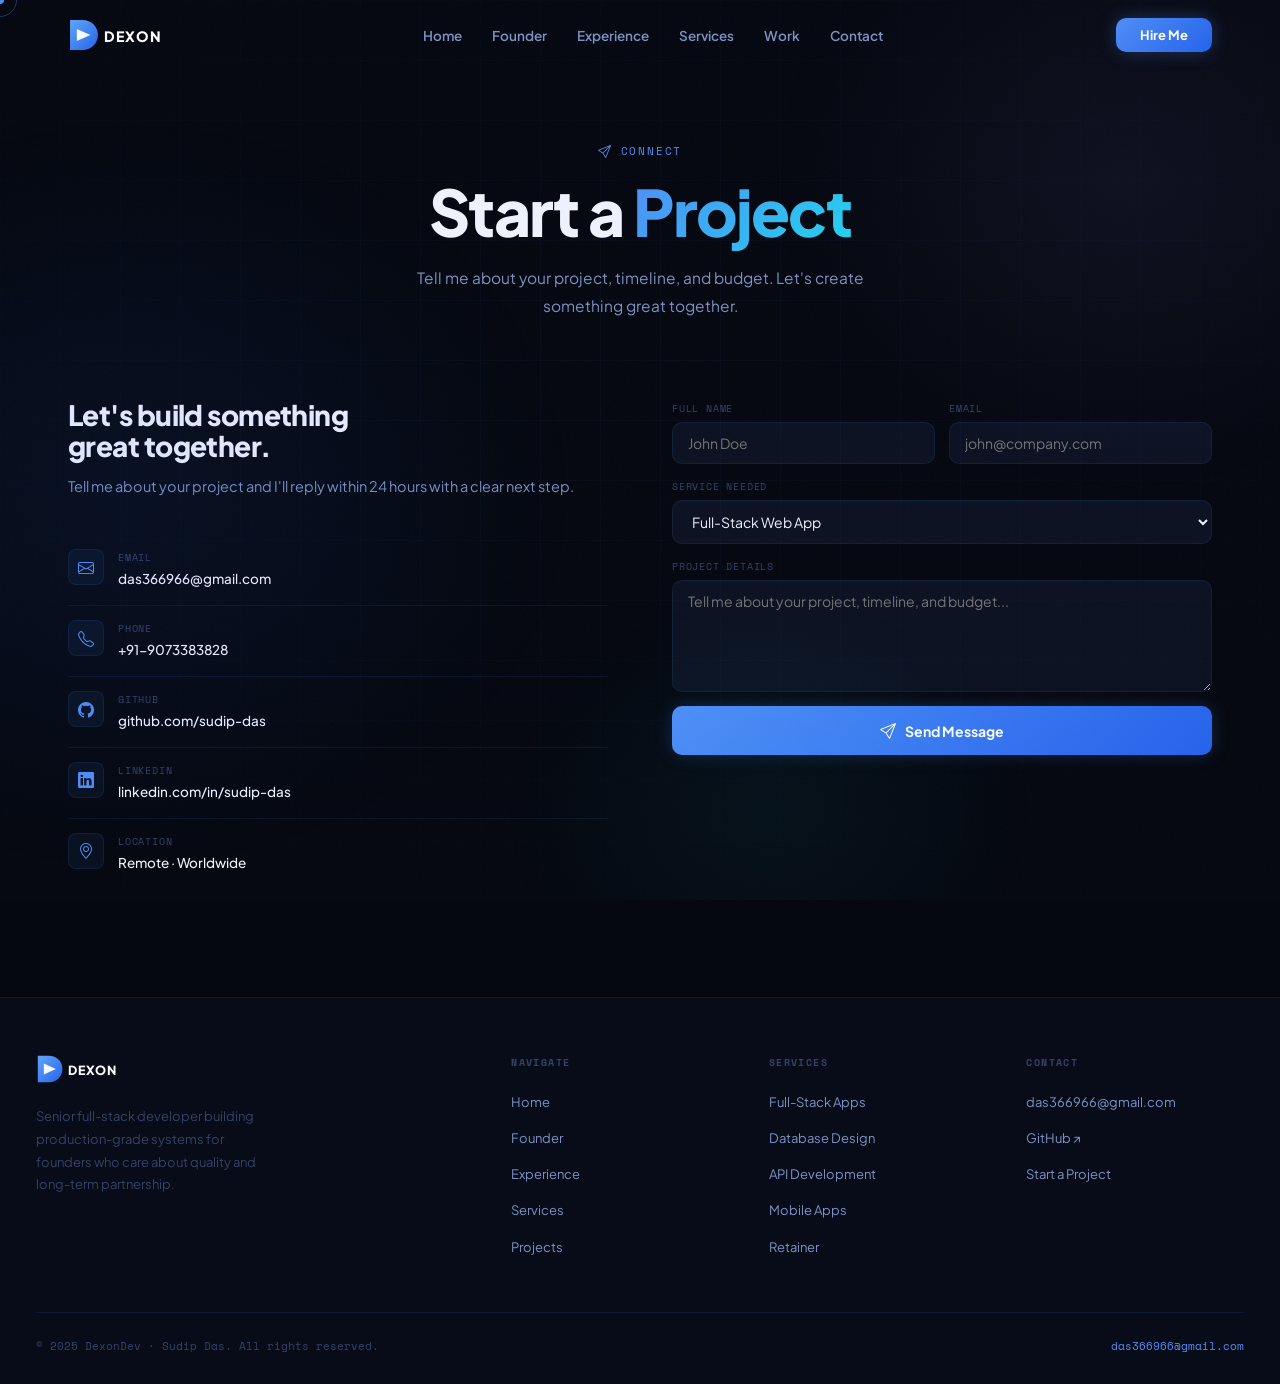
<file: contact.html>
<!DOCTYPE html>
<html lang="en">

<head>
    <meta charset="UTF-8">
    <meta name="viewport" content="width=device-width, initial-scale=1.0">
    <title>Contact &amp; Start a Project — DexonDev · Sudip Das</title>
    <link rel="preconnect" href="https://fonts.googleapis.com">
    <link
        href="https://fonts.googleapis.com/css2?family=Plus+Jakarta+Sans:ital,wght@0,300;0,400;0,500;0,600;0,700;0,800;1,400&family=Space+Mono:wght@400;700&display=swap"
        rel="stylesheet">
    <link rel="stylesheet" href="https://cdn.jsdelivr.net/npm/bootstrap-icons@1.11.3/font/bootstrap-icons.min.css">
    <link rel="stylesheet" href="css/style.css">
</head>

<body>

    <div id="cur"></div>
    <div id="cur-r"></div>
    <div class="hero-bg"></div>
    <div class="hero-orb"></div>
    <div id="stop" onclick="scrollTo({top:0,behavior:'smooth'})"><i class="bi bi-chevron-up"></i></div>

    <!-- NAV -->
    <nav id="nav">
        <div class="nav-i">
            <a class="logo-a" href="/">
                <svg viewBox="0 0 178 50" fill="none" xmlns="http://www.w3.org/2000/svg">
                    <defs>
                        <linearGradient id="lg1" x1="0" y1="0" x2="1" y2="1">
                            <stop offset="0%" stop-color="#60a5fa" />
                            <stop offset="100%" stop-color="#2563eb" />
                        </linearGradient>
                    </defs>
                    <path d="M3 3 L3 47 L21 47 C35 47 44 37 44 25 C44 13 35 3 21 3 Z" fill="url(#lg1)" />
                    <path d="M13 16 L33 25 L13 34 Z" fill="white" opacity=".95" />
                    <text x="53" y="35" font-family="Plus Jakarta Sans,Arial,sans-serif" font-weight="900"
                        font-size="21" fill="white" letter-spacing="1.5">DEXON</text>
                </svg>
            </a>
            <ul class="nav-links" id="nl">
                <li><a href="/">Home</a></li>
                <li><a href="founder">Founder</a></li>
                <li><a href="experience">Experience</a></li>
                <li><a href="services">Services</a></li>
                <li><a href="work">Work</a></li>
                <li><a href="contact">Contact</a></li>
            </ul>
            <button class="nav-btn" onclick="window.location.href='contact'">Hire Me</button>
            <button class="hamburger" id="hb" onclick="toggleNav()"><span></span><span></span><span></span></button>
        </div>
    </nav>

    <!-- PAGE HEADER -->
    <header class="page-header">
        <div class="wrap">
            <div class="label rev" style="justify-content: center;"><i class="bi bi-send"></i> Connect</div>
            <h1 class="h1 rev">Start a <span class="grad">Project</span></h1>
            <p class="sub rev">Tell me about your project, timeline, and budget. Let's create something great together.
            </p>
        </div>
    </header>

    <!-- CONTACT SECTION -->
    <section id="contact" style="padding-top: 20px;">
        <div class="wrap">
            <div class="con-grid">
                <div class="rev-l">
                    <h3 class="con-h">Let's build something<br>great together.</h3>
                    <p class="con-s">Tell me about your project and I'll reply within 24 hours with a clear next step.
                    </p>
                    <div class="cdet">
                        <div class="cdet-ic"><i class="bi bi-envelope"></i></div>
                        <div>
                            <div class="cdet-l">EMAIL</div>
                            <div class="cdet-v"><a href="mailto:das366966@gmail.com"
                                    style="color: inherit; text-decoration: none;">das366966@gmail.com</a></div>
                        </div>
                    </div>
                    <div class="cdet">
                        <div class="cdet-ic"><i class="bi bi-telephone"></i></div>
                        <div>
                            <div class="cdet-l">PHONE</div>
                            <div class="cdet-v"><a href="tel:+919073383828"
                                    style="color: inherit; text-decoration: none;">+91-9073383828</a></div>
                        </div>
                    </div>
                    <div class="cdet">
                        <div class="cdet-ic"><i class="bi bi-github"></i></div>
                        <div>
                            <div class="cdet-l">GITHUB</div>
                            <div class="cdet-v"><a href="https://github.com/sudip-das" target="_blank"
                                    style="color: inherit; text-decoration: none;">github.com/sudip-das</a></div>
                        </div>
                    </div>
                    <div class="cdet">
                        <div class="cdet-ic"><i class="bi bi-linkedin"></i></div>
                        <div>
                            <div class="cdet-l">LINKEDIN</div>
                            <div class="cdet-v"><a href="https://linkedin.com/in/sudip-das" target="_blank"
                                    style="color: inherit; text-decoration: none;">linkedin.com/in/sudip-das</a></div>
                        </div>
                    </div>
                    <div class="cdet">
                        <div class="cdet-ic"><i class="bi bi-geo-alt"></i></div>
                        <div>
                            <div class="cdet-l">LOCATION</div>
                            <div class="cdet-v">Remote · Worldwide</div>
                        </div>
                    </div>
                </div>
                <form class="cf rev-r" onsubmit="handleForm(event)">
                    <div class="cf-row">
                        <div class="fg"><label>FULL NAME</label><input type="text" placeholder="John Doe" required>
                        </div>
                        <div class="fg"><label>EMAIL</label><input type="email" placeholder="john@company.com" required>
                        </div>
                    </div>
                    <div class="fg">
                        <label>SERVICE NEEDED</label>
                        <select>
                            <option>Full-Stack Web App</option>
                            <option>Database Architecture</option>
                            <option>MVP Development</option>
                            <option>API Development</option>
                            <option>Mobile App</option>
                            <option>Monthly Retainer</option>
                            <option>Code Audit</option>
                            <option>Other</option>
                        </select>
                    </div>
                    <div class="fg"><label>PROJECT DETAILS</label><textarea
                            placeholder="Tell me about your project, timeline, and budget..."></textarea></div>
                    <button type="submit" class="btn-sub"><i class="bi bi-send"></i> Send Message</button>
                </form>
            </div>
        </div>
    </section>

    <!-- FOOTER -->
    <footer>
        <div class="ft-i">
            <div class="ft-brand">
                <svg viewBox="0 0 178 50" fill="none" style="height:30px;width:auto">
                    <defs>
                        <linearGradient id="flg" x1="0" y1="0" x2="1" y2="1">
                            <stop offset="0%" stop-color="#60a5fa" />
                            <stop offset="100%" stop-color="#2563eb" />
                        </linearGradient>
                    </defs>
                    <path d="M3 3 L3 47 L21 47 C35 47 44 37 44 25 C44 13 35 3 21 3 Z" fill="url(#flg)" />
                    <path d="M13 16 L33 25 L13 34 Z" fill="white" opacity=".95" />
                    <text x="53" y="35" font-family="Plus Jakarta Sans,Arial,sans-serif" font-weight="900"
                        font-size="21" fill="white" letter-spacing="1.5">DEXON</text>
                </svg>
                <p>Senior full-stack developer building production-grade systems for founders who care about quality and
                    long-term partnership.</p>
            </div>
            <div class="ft-col">
                <h5>Navigate</h5>
                <ul>
                    <li><a href="/">Home</a></li>
                    <li><a href="founder">Founder</a></li>
                    <li><a href="experience">Experience</a></li>
                    <li><a href="services">Services</a></li>
                    <li><a href="work">Projects</a></li>
                </ul>
            </div>
            <div class="ft-col">
                <h5>Services</h5>
                <ul>
                    <li><a href="services">Full-Stack Apps</a></li>
                    <li><a href="services">Database Design</a></li>
                    <li><a href="services">API Development</a></li>
                    <li><a href="services">Mobile Apps</a></li>
                    <li><a href="services">Retainer</a></li>
                </ul>
            </div>
            <div class="ft-col">
                <h5>Contact</h5>
                <ul>
                    <li><a href="mailto:das366966@gmail.com">das366966@gmail.com</a></li>
                    <li><a href="https://github.com/sudip-das" target="_blank">GitHub ↗</a></li>
                    <li><a href="contact">Start a Project</a></li>
                </ul>
            </div>
        </div>
        <div class="ft-bot">
            <span>© 2025 DexonDev · Sudip Das. All rights reserved.</span>
            <span style="color:var(--blue)">das366966@gmail.com</span>
        </div>
    </footer>

    <script src="js/main.js"></script>
</body>

</html>
</file>
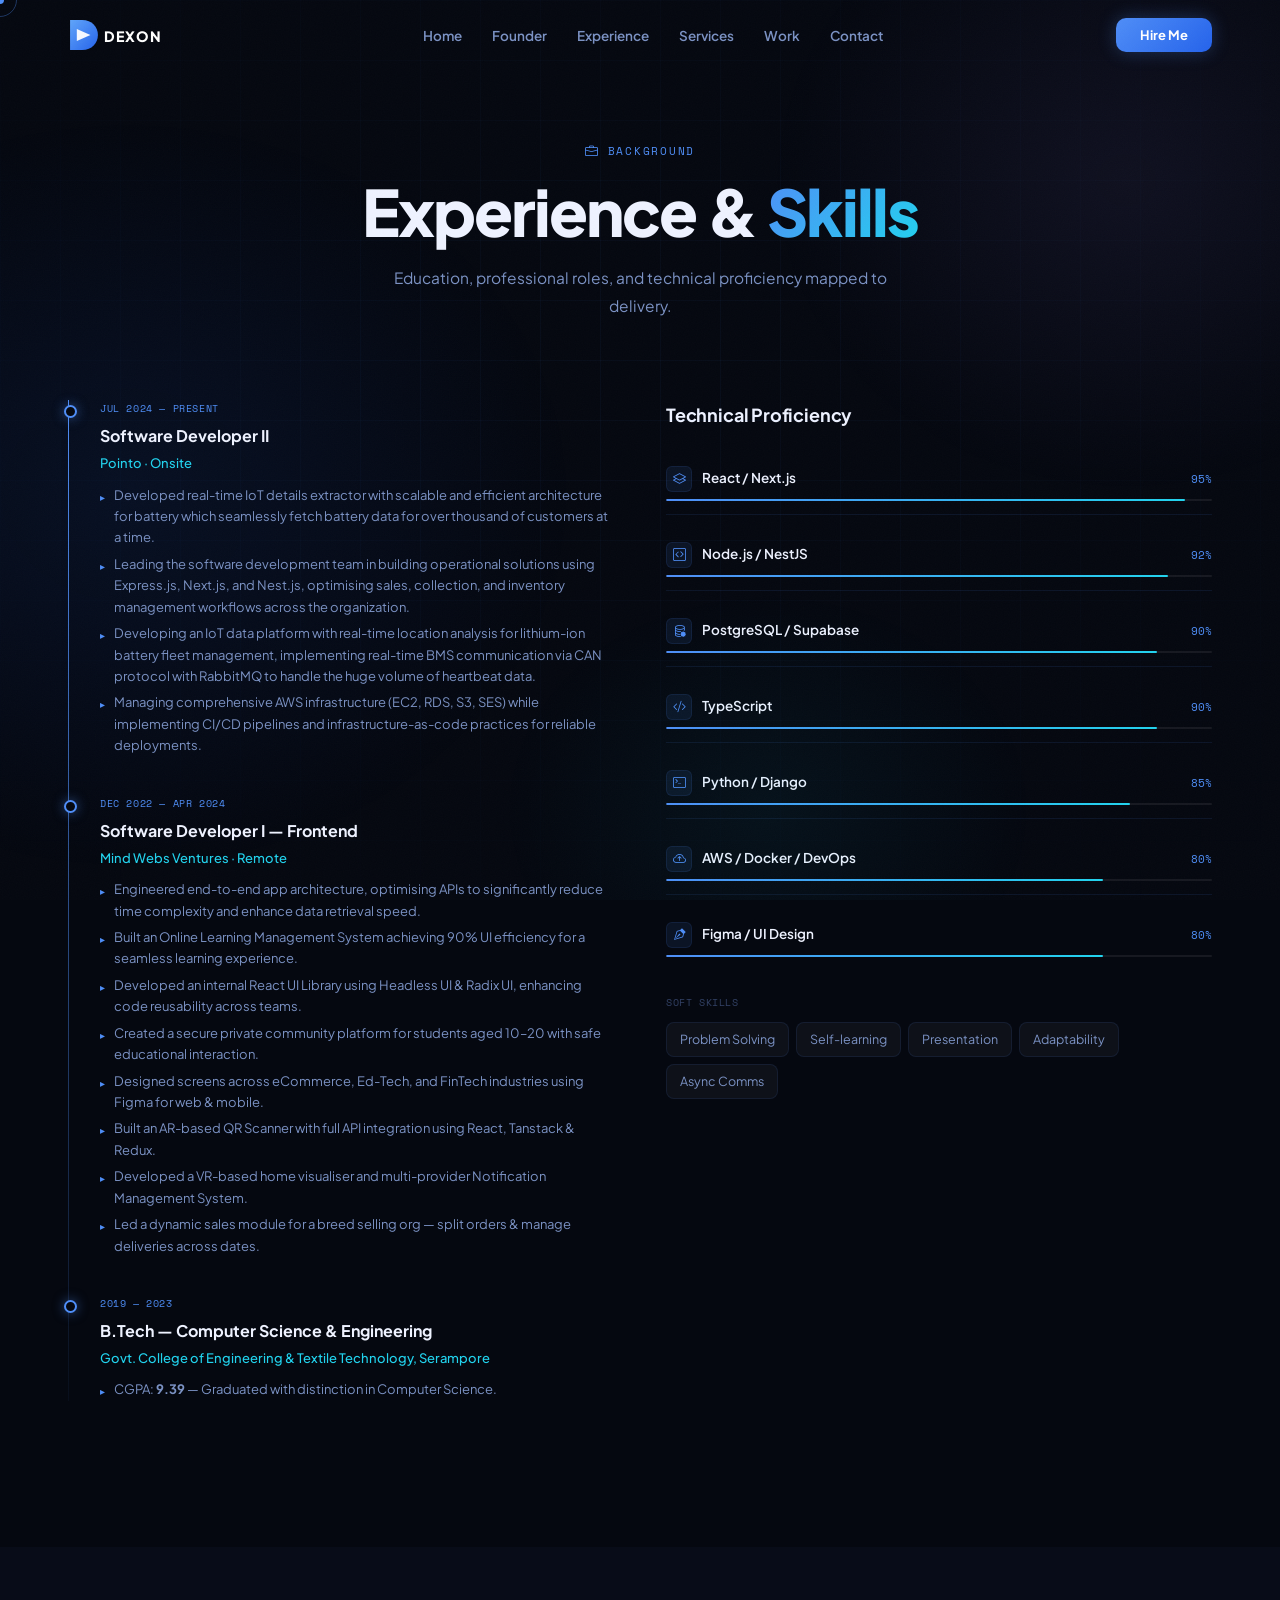
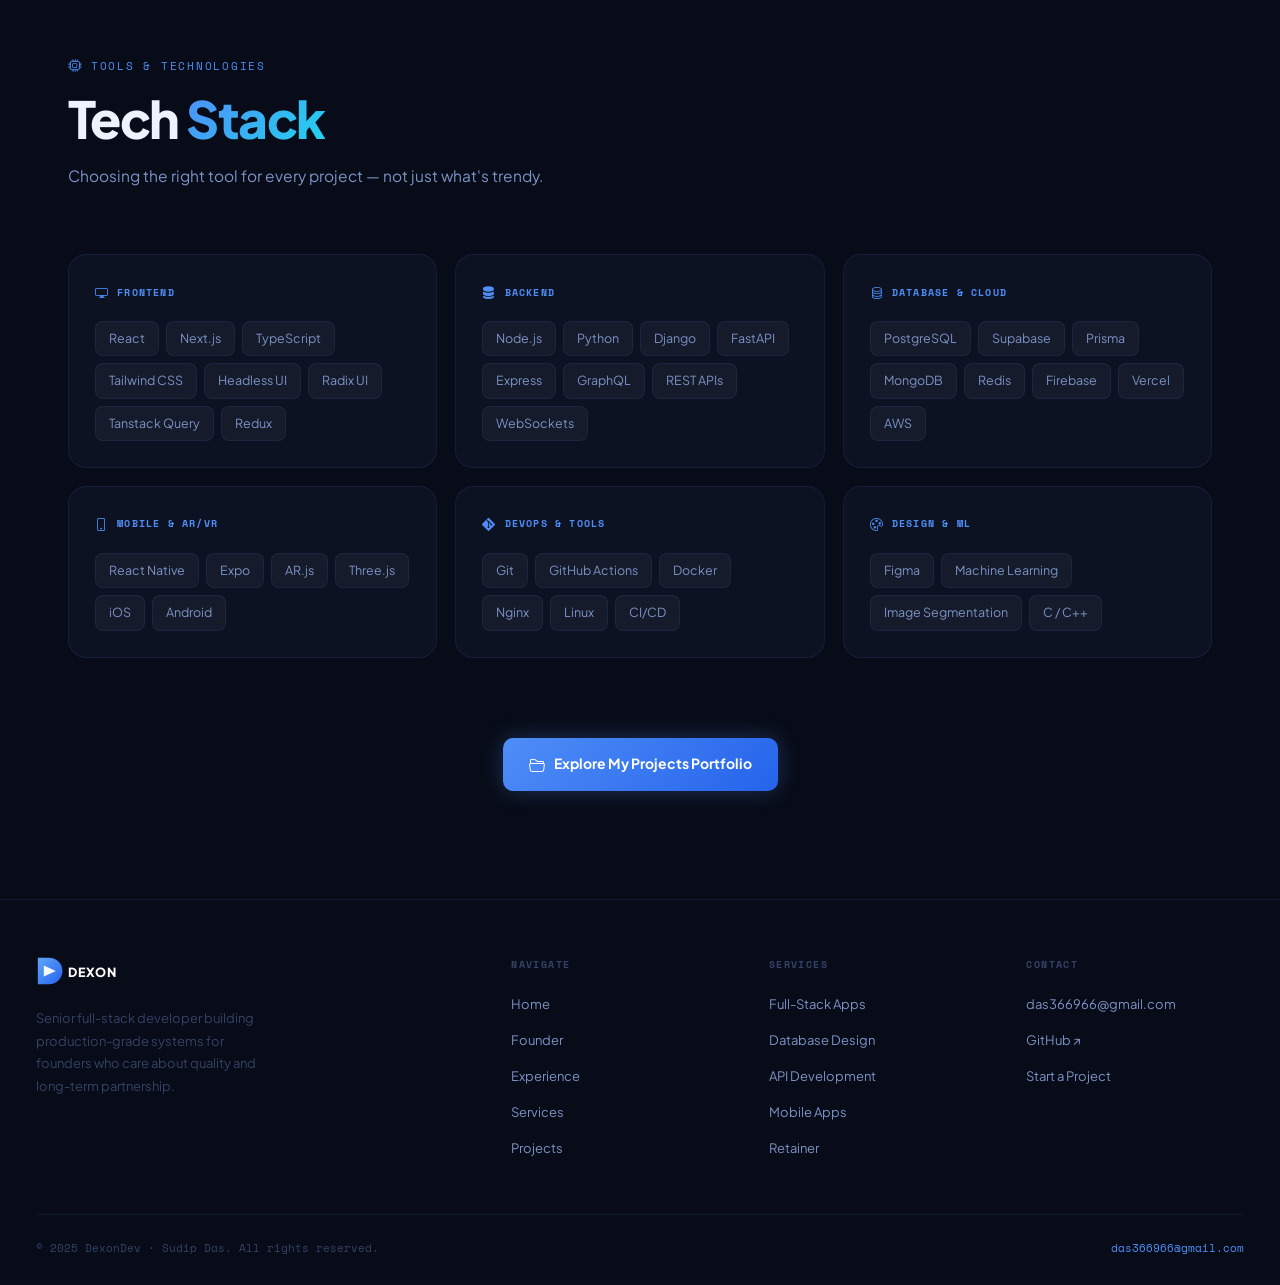
<file: experience.html>
<!DOCTYPE html>
<html lang="en">

<head>
    <meta charset="UTF-8">
    <meta name="viewport" content="width=device-width, initial-scale=1.0">
    <title>Experience &amp; Skills — DexonDev · Sudip Das</title>
    <link rel="preconnect" href="https://fonts.googleapis.com">
    <link
        href="https://fonts.googleapis.com/css2?family=Plus+Jakarta+Sans:ital,wght@0,300;0,400;0,500;0,600;0,700;0,800;1,400&family=Space+Mono:wght@400;700&display=swap"
        rel="stylesheet">
    <link rel="stylesheet" href="https://cdn.jsdelivr.net/npm/bootstrap-icons@1.11.3/font/bootstrap-icons.min.css">
    <link rel="stylesheet" href="css/style.css">
</head>

<body>

    <div id="cur"></div>
    <div id="cur-r"></div>
    <div class="hero-bg"></div>
    <div class="hero-orb"></div>
    <div id="stop" onclick="scrollTo({top:0,behavior:'smooth'})"><i class="bi bi-chevron-up"></i></div>

    <!-- NAV -->
    <nav id="nav">
        <div class="nav-i">
            <a class="logo-a" href="/">
                <svg viewBox="0 0 178 50" fill="none" xmlns="http://www.w3.org/2000/svg">
                    <defs>
                        <linearGradient id="lg1" x1="0" y1="0" x2="1" y2="1">
                            <stop offset="0%" stop-color="#60a5fa" />
                            <stop offset="100%" stop-color="#2563eb" />
                        </linearGradient>
                    </defs>
                    <path d="M3 3 L3 47 L21 47 C35 47 44 37 44 25 C44 13 35 3 21 3 Z" fill="url(#lg1)" />
                    <path d="M13 16 L33 25 L13 34 Z" fill="white" opacity=".95" />
                    <text x="53" y="35" font-family="Plus Jakarta Sans,Arial,sans-serif" font-weight="900"
                        font-size="21" fill="white" letter-spacing="1.5">DEXON</text>
                </svg>
            </a>
            <ul class="nav-links" id="nl">
                <li><a href="/">Home</a></li>
                <li><a href="founder">Founder</a></li>
                <li><a href="experience">Experience</a></li>
                <li><a href="services">Services</a></li>
                <li><a href="work">Work</a></li>
                <li><a href="contact">Contact</a></li>
            </ul>
            <button class="nav-btn" onclick="window.location.href='contact'">Hire Me</button>
            <button class="hamburger" id="hb" onclick="toggleNav()"><span></span><span></span><span></span></button>
        </div>
    </nav>

    <!-- PAGE HEADER -->
    <header class="page-header">
        <div class="wrap">
            <div class="label rev" style="justify-content: center;"><i class="bi bi-briefcase"></i> Background</div>
            <h1 class="h1 rev">Experience &amp; <span class="grad">Skills</span></h1>
            <p class="sub rev">Education, professional roles, and technical proficiency mapped to delivery.</p>
        </div>
    </header>

    <!-- EXPERIENCE & SKILLS SECTION -->
    <section id="experience" style="padding-top: 20px;">
        <div class="wrap">
            <div class="exp-grid">
                <div class="rev-l">
                    <div class="tl">
                        <div class="tl-item">
                            <div class="tl-dot"></div>
                            <div class="tl-date">JUL 2024 — PRESENT</div>
                            <div class="tl-role">Software Developer II</div>
                            <div class="tl-co">Pointo · Onsite</div>
                            <ul class="tl-pts">
                                <li>Developed real-time IoT details extractor with scalable and efficient architecture
                                    for battery which seamlessly fetch battery data for over thousand of customers at a
                                    time.</li>
                                <li>Leading the software development team in building operational solutions using
                                    Express.js, Next.js, and Nest.js, optimising sales, collection, and inventory
                                    management workflows across the organization.</li>
                                <li>Developing an IoT data platform with real-time location analysis for lithium-ion
                                    battery fleet management, implementing real-time BMS communication via CAN protocol
                                    with RabbitMQ to handle the huge volume of heartbeat data.</li>
                                <li>Managing comprehensive AWS infrastructure (EC2, RDS, S3, SES) while implementing
                                    CI/CD pipelines and infrastructure-as-code practices for reliable deployments.</li>
                            </ul>
                        </div>
                        <div class="tl-item">
                            <div class="tl-dot"></div>
                            <div class="tl-date">DEC 2022 — APR 2024</div>
                            <div class="tl-role">Software Developer I — Frontend</div>
                            <div class="tl-co">Mind Webs Ventures · Remote</div>
                            <ul class="tl-pts">
                                <li>Engineered end-to-end app architecture, optimising APIs to significantly reduce time
                                    complexity and enhance data retrieval speed.</li>
                                <li>Built an Online Learning Management System achieving 90% UI efficiency for a
                                    seamless learning experience.</li>
                                <li>Developed an internal React UI Library using Headless UI &amp; Radix UI, enhancing
                                    code reusability across teams.</li>
                                <li>Created a secure private community platform for students aged 10–20 with safe
                                    educational interaction.</li>
                                <li>Designed screens across eCommerce, Ed-Tech, and FinTech industries using Figma for
                                    web &amp; mobile.</li>
                                <li>Built an AR-based QR Scanner with full API integration using React, Tanstack &amp;
                                    Redux.</li>
                                <li>Developed a VR-based home visualiser and multi-provider Notification Management
                                    System.</li>
                                <li>Led a dynamic sales module for a breed selling org — split orders &amp; manage
                                    deliveries across dates.</li>
                            </ul>
                        </div>
                        <div class="tl-item">
                            <div class="tl-dot"></div>
                            <div class="tl-date">2019 — 2023</div>
                            <div class="tl-role">B.Tech — Computer Science &amp; Engineering</div>
                            <div class="tl-co">Govt. College of Engineering &amp; Textile Technology, Serampore</div>
                            <ul class="tl-pts">
                                <li>CGPA: <strong>9.39</strong> — Graduated with distinction in Computer Science.</li>
                            </ul>
                        </div>
                    </div>
                </div>

                <div class="rev-r">
                    <h3 style="font-size:18px;font-weight:700;margin-bottom:22px;letter-spacing:-.01em">Technical
                        Proficiency</h3>
                    <div class="sk-block">
                        <div class="sk-item">
                            <div class="sk-row">
                                <div class="sk-ic"><i class="bi bi-layers"></i></div><span class="sk-name">React /
                                    Next.js</span><span class="sk-pct">95%</span>
                            </div>
                            <div class="sk-bar">
                                <div class="sk-fill" data-w="95"></div>
                            </div>
                        </div>
                        <div class="sk-item">
                            <div class="sk-row">
                                <div class="sk-ic"><i class="bi bi-code-square"></i></div><span class="sk-name">Node.js
                                    /
                                    NestJS</span><span class="sk-pct">92%</span>
                            </div>
                            <div class="sk-bar">
                                <div class="sk-fill" data-w="92"></div>
                            </div>
                        </div>
                        <div class="sk-item">
                            <div class="sk-row">
                                <div class="sk-ic"><i class="bi bi-database-gear"></i></div><span
                                    class="sk-name">PostgreSQL
                                    / Supabase</span><span class="sk-pct">90%</span>
                            </div>
                            <div class="sk-bar">
                                <div class="sk-fill" data-w="90"></div>
                            </div>
                        </div>
                        <div class="sk-item">
                            <div class="sk-row">
                                <div class="sk-ic"><i class="bi bi-code-slash"></i></div><span
                                    class="sk-name">TypeScript</span><span class="sk-pct">90%</span>
                            </div>
                            <div class="sk-bar">
                                <div class="sk-fill" data-w="90"></div>
                            </div>
                        </div>
                        <div class="sk-item">
                            <div class="sk-row">
                                <div class="sk-ic"><i class="bi bi-terminal"></i></div><span class="sk-name">Python /
                                    Django</span><span class="sk-pct">85%</span>
                            </div>
                            <div class="sk-bar">
                                <div class="sk-fill" data-w="85"></div>
                            </div>
                        </div>
                        <div class="sk-item">
                            <div class="sk-row">
                                <div class="sk-ic"><i class="bi bi-cloud-arrow-up"></i></div><span class="sk-name">AWS /
                                    Docker / DevOps</span><span class="sk-pct">80%</span>
                            </div>
                            <div class="sk-bar">
                                <div class="sk-fill" data-w="80"></div>
                            </div>
                        </div>
                        <div class="sk-item">
                            <div class="sk-row">
                                <div class="sk-ic"><i class="bi bi-vector-pen"></i></div><span class="sk-name">Figma /
                                    UI Design</span><span class="sk-pct">80%</span>
                            </div>
                            <div class="sk-bar">
                                <div class="sk-fill" data-w="80"></div>
                            </div>
                        </div>
                    </div>
                    <div class="soft-pills">
                        <span
                            style="font-family:var(--mono);font-size:10px;color:var(--ink3);letter-spacing:.06em;width:100%;margin-bottom:4px">SOFT
                            SKILLS</span>
                        <span class="pill">Problem Solving</span>
                        <span class="pill">Self-learning</span>
                        <span class="pill">Presentation</span>
                        <span class="pill">Adaptability</span>
                        <span class="pill">Async Comms</span>
                    </div>
                </div>
            </div>
        </div>
    </section>

    <!-- TECH STACK SECTION -->
    <section id="tech">
        <div class="wrap">
            <div class="label rev"><i class="bi bi-cpu"></i> Tools &amp; Technologies</div>
            <h2 class="h2 rev">Tech <span class="grad">Stack</span></h2>
            <p class="sub rev">Choosing the right tool for every project — not just what's trendy.</p>
            <div class="tech-grid rev">
                <div class="tc">
                    <div class="tc-hd"><i class="bi bi-display"></i>Frontend</div>
                    <div class="pills"><span class="pill">React</span><span class="pill">Next.js</span><span
                            class="pill">TypeScript</span><span class="pill">Tailwind CSS</span><span
                            class="pill">Headless UI</span><span class="pill">Radix UI</span><span class="pill">Tanstack
                            Query</span><span class="pill">Redux</span></div>
                </div>
                <div class="tc">
                    <div class="tc-hd"><i class="bi bi-server"></i>Backend</div>
                    <div class="pills"><span class="pill">Node.js</span><span class="pill">Python</span><span
                            class="pill">Django</span><span class="pill">FastAPI</span><span
                            class="pill">Express</span><span class="pill">GraphQL</span><span class="pill">REST
                            APIs</span><span class="pill">WebSockets</span></div>
                </div>
                <div class="tc">
                    <div class="tc-hd"><i class="bi bi-database"></i>Database &amp; Cloud</div>
                    <div class="pills"><span class="pill">PostgreSQL</span><span class="pill">Supabase</span><span
                            class="pill">Prisma</span><span class="pill">MongoDB</span><span
                            class="pill">Redis</span><span class="pill">Firebase</span><span
                            class="pill">Vercel</span><span class="pill">AWS</span></div>
                </div>
                <div class="tc">
                    <div class="tc-hd"><i class="bi bi-phone"></i>Mobile &amp; AR/VR</div>
                    <div class="pills"><span class="pill">React Native</span><span class="pill">Expo</span><span
                            class="pill">AR.js</span><span class="pill">Three.js</span><span
                            class="pill">iOS</span><span class="pill">Android</span></div>
                </div>
                <div class="tc">
                    <div class="tc-hd"><i class="bi bi-git"></i>DevOps &amp; Tools</div>
                    <div class="pills"><span class="pill">Git</span><span class="pill">GitHub Actions</span><span
                            class="pill">Docker</span><span class="pill">Nginx</span><span
                            class="pill">Linux</span><span class="pill">CI/CD</span></div>
                </div>
                <div class="tc">
                    <div class="tc-hd"><i class="bi bi-palette"></i>Design &amp; ML</div>
                    <div class="pills"><span class="pill">Figma</span><span class="pill">Machine Learning</span><span
                            class="pill">Image Segmentation</span><span class="pill">C / C++</span></div>
                </div>
            </div>

            <div style="margin-top: 80px; text-align: center;" class="rev">
                <a class="btn btn-b" href="work"><i class="bi bi-folder2-open"></i> Explore My Projects
                    Portfolio</a>
            </div>
        </div>
    </section>

    <!-- FOOTER -->
    <footer>
        <div class="ft-i">
            <div class="ft-brand">
                <svg viewBox="0 0 178 50" fill="none" style="height:30px;width:auto">
                    <defs>
                        <linearGradient id="flg" x1="0" y1="0" x2="1" y2="1">
                            <stop offset="0%" stop-color="#60a5fa" />
                            <stop offset="100%" stop-color="#2563eb" />
                        </linearGradient>
                    </defs>
                    <path d="M3 3 L3 47 L21 47 C35 47 44 37 44 25 C44 13 35 3 21 3 Z" fill="url(#flg)" />
                    <path d="M13 16 L33 25 L13 34 Z" fill="white" opacity=".95" />
                    <text x="53" y="35" font-family="Plus Jakarta Sans,Arial,sans-serif" font-weight="900"
                        font-size="21" fill="white" letter-spacing="1.5">DEXON</text>
                </svg>
                <p>Senior full-stack developer building production-grade systems for founders who care about quality and
                    long-term partnership.</p>
            </div>
            <div class="ft-col">
                <h5>Navigate</h5>
                <ul>
                    <li><a href="/">Home</a></li>
                    <li><a href="founder">Founder</a></li>
                    <li><a href="experience">Experience</a></li>
                    <li><a href="services">Services</a></li>
                    <li><a href="work">Projects</a></li>
                </ul>
            </div>
            <div class="ft-col">
                <h5>Services</h5>
                <ul>
                    <li><a href="services">Full-Stack Apps</a></li>
                    <li><a href="services">Database Design</a></li>
                    <li><a href="services">API Development</a></li>
                    <li><a href="services">Mobile Apps</a></li>
                    <li><a href="services">Retainer</a></li>
                </ul>
            </div>
            <div class="ft-col">
                <h5>Contact</h5>
                <ul>
                    <li><a href="mailto:das366966@gmail.com">das366966@gmail.com</a></li>
                    <li><a href="https://github.com/sudip-das" target="_blank">GitHub ↗</a></li>
                    <li><a href="contact">Start a Project</a></li>
                </ul>
            </div>
        </div>
        <div class="ft-bot">
            <span>© 2025 DexonDev · Sudip Das. All rights reserved.</span>
            <span style="color:var(--blue)">das366966@gmail.com</span>
        </div>
    </footer>

    <script src="js/main.js"></script>
</body>

</html>
</file>
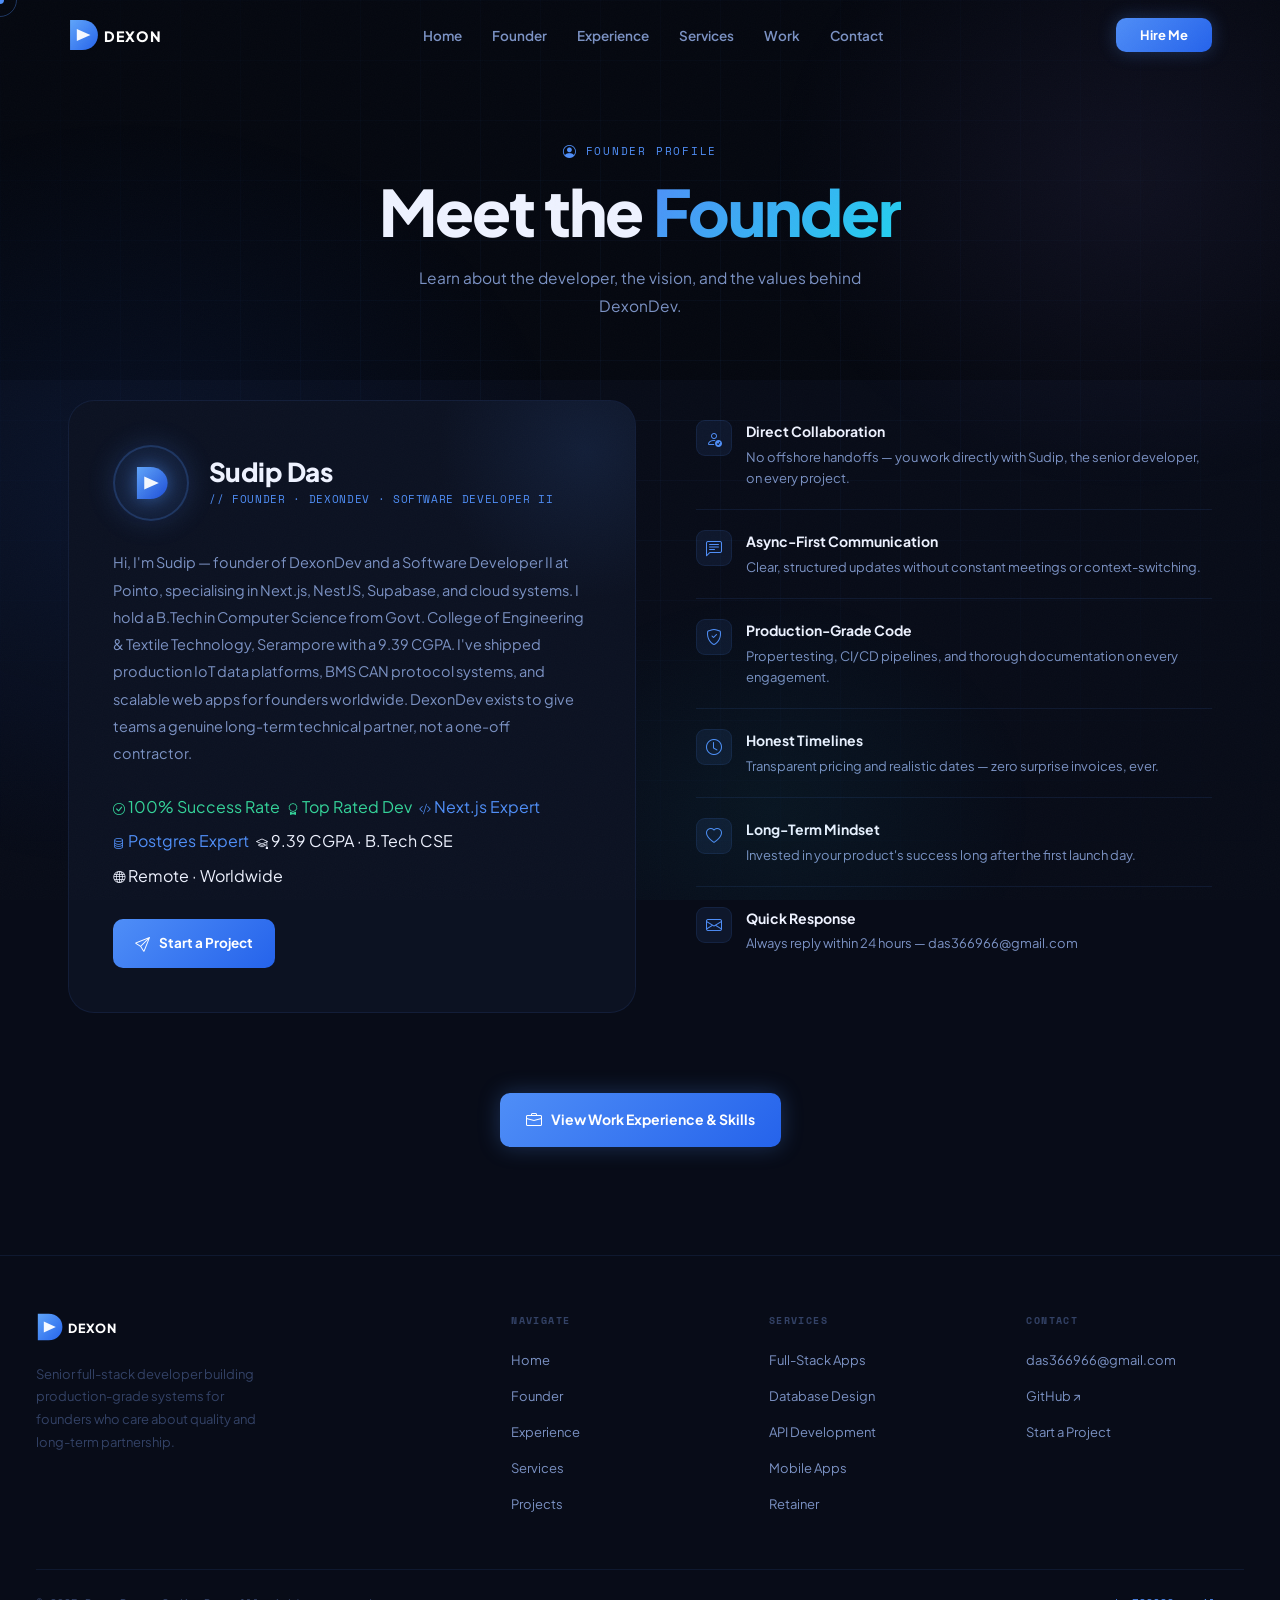
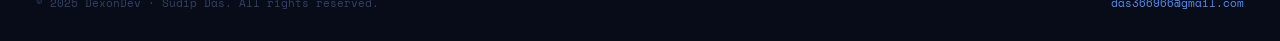
<file: founder.html>
<!DOCTYPE html>
<html lang="en">

<head>
    <meta charset="UTF-8">
    <meta name="viewport" content="width=device-width, initial-scale=1.0">
    <title>Meet the Founder — DexonDev · Sudip Das</title>
    <link rel="preconnect" href="https://fonts.googleapis.com">
    <link
        href="https://fonts.googleapis.com/css2?family=Plus+Jakarta+Sans:ital,wght@0,300;0,400;0,500;0,600;0,700;0,800;1,400&family=Space+Mono:wght@400;700&display=swap"
        rel="stylesheet">
    <link rel="stylesheet" href="https://cdn.jsdelivr.net/npm/bootstrap-icons@1.11.3/font/bootstrap-icons.min.css">
    <link rel="stylesheet" href="css/style.css">
</head>

<body>

    <div id="cur"></div>
    <div id="cur-r"></div>
    <div class="hero-bg"></div>
    <div class="hero-orb"></div>
    <div id="stop" onclick="scrollTo({top:0,behavior:'smooth'})"><i class="bi bi-chevron-up"></i></div>

    <!-- NAV -->
    <nav id="nav">
        <div class="nav-i">
            <a class="logo-a" href="/">
                <svg viewBox="0 0 178 50" fill="none" xmlns="http://www.w3.org/2000/svg">
                    <defs>
                        <linearGradient id="lg1" x1="0" y1="0" x2="1" y2="1">
                            <stop offset="0%" stop-color="#60a5fa" />
                            <stop offset="100%" stop-color="#2563eb" />
                        </linearGradient>
                    </defs>
                    <path d="M3 3 L3 47 L21 47 C35 47 44 37 44 25 C44 13 35 3 21 3 Z" fill="url(#lg1)" />
                    <path d="M13 16 L33 25 L13 34 Z" fill="white" opacity=".95" />
                    <text x="53" y="35" font-family="Plus Jakarta Sans,Arial,sans-serif" font-weight="900"
                        font-size="21" fill="white" letter-spacing="1.5">DEXON</text>
                </svg>
            </a>
            <ul class="nav-links" id="nl">
                <li><a href="/">Home</a></li>
                <li><a href="founder">Founder</a></li>
                <li><a href="experience">Experience</a></li>
                <li><a href="services">Services</a></li>
                <li><a href="work">Work</a></li>
                <li><a href="contact">Contact</a></li>
            </ul>
            <button class="nav-btn" onclick="window.location.href='contact'">Hire Me</button>
            <button class="hamburger" id="hb" onclick="toggleNav()"><span></span><span></span><span></span></button>
        </div>
    </nav>

    <!-- PAGE HEADER -->
    <header class="page-header">
        <div class="wrap">
            <div class="label rev" style="justify-content: center;"><i class="bi bi-person-circle"></i> Founder Profile
            </div>
            <h1 class="h1 rev">Meet the <span class="grad">Founder</span></h1>
            <p class="sub rev">Learn about the developer, the vision, and the values behind DexonDev.</p>
        </div>
    </header>

    <!-- FOUNDER SECTION -->
    <section id="founder" style="padding-top: 20px;">
        <div class="wrap">
            <div class="founder-grid">
                <div class="f-card rev-l">
                    <div class="f-top">
                        <div class="f-av">
                            <svg viewBox="0 0 46 52" fill="none">
                                <defs>
                                    <linearGradient id="slg" x1="0" y1="0" x2="1" y2="1">
                                        <stop offset="0%" stop-color="#60a5fa" />
                                        <stop offset="100%" stop-color="#1d4ed8" />
                                    </linearGradient>
                                </defs>
                                <path d="M4 4 L4 48 L22 48 C36 48 46 38 46 26 C46 14 36 4 22 4 Z" fill="url(#slg)" />
                                <path d="M14 17 L34 26 L14 35 Z" fill="white" opacity=".95" />
                            </svg>
                        </div>
                        <div>
                            <div class="f-name">Sudip Das</div>
                            <div class="f-role">// FOUNDER · DEXONDEV · SOFTWARE DEVELOPER II</div>
                        </div>
                    </div>
                    <p class="f-bio">Hi, I'm Sudip — founder of DexonDev and a Software Developer II at Pointo,
                        specialising
                        in Next.js, NestJS, Supabase, and cloud systems. I hold a B.Tech in Computer Science from Govt.
                        College of
                        Engineering &amp; Textile Technology, Serampore with a 9.39 CGPA. I've shipped production IoT
                        data platforms,
                        BMS CAN protocol systems, and scalable web apps for founders worldwide. DexonDev exists to give
                        teams a
                        genuine long-term technical partner, not a one-off contractor.</p>
                    <div class="f-chips">
                        <span class="chip chip-g"><i class="bi bi-check-circle"></i> 100% Success Rate</span>
                        <span class="chip chip-g"><i class="bi bi-award"></i> Top Rated Dev</span>
                        <span class="chip chip-b"><i class="bi bi-code-slash"></i> Next.js Expert</span>
                        <span class="chip chip-b"><i class="bi bi-database"></i> Postgres Expert</span>
                        <span class="chip"><i class="bi bi-mortarboard"></i> 9.39 CGPA · B.Tech CSE</span>
                        <span class="chip"><i class="bi bi-globe"></i> Remote · Worldwide</span>
                    </div>
                    <a class="f-cta" href="contact">
                        <i class="bi bi-send"></i> Start a Project
                    </a>
                </div>

                <div class="rev-r">
                    <div class="fval">
                        <div class="fv-ic"><i class="bi bi-person-check"></i></div>
                        <div>
                            <div class="fv-title">Direct Collaboration</div>
                            <div class="fv-desc">No offshore handoffs — you work directly with Sudip, the senior
                                developer, on every project.</div>
                        </div>
                    </div>
                    <div class="fval">
                        <div class="fv-ic"><i class="bi bi-chat-left-text"></i></div>
                        <div>
                            <div class="fv-title">Async-First Communication</div>
                            <div class="fv-desc">Clear, structured updates without constant meetings or
                                context-switching.</div>
                        </div>
                    </div>
                    <div class="fval">
                        <div class="fv-ic"><i class="bi bi-shield-check"></i></div>
                        <div>
                            <div class="fv-title">Production-Grade Code</div>
                            <div class="fv-desc">Proper testing, CI/CD pipelines, and thorough documentation on every
                                engagement.</div>
                        </div>
                    </div>
                    <div class="fval">
                        <div class="fv-ic"><i class="bi bi-clock"></i></div>
                        <div>
                            <div class="fv-title">Honest Timelines</div>
                            <div class="fv-desc">Transparent pricing and realistic dates — zero surprise invoices, ever.
                            </div>
                        </div>
                    </div>
                    <div class="fval">
                        <div class="fv-ic"><i class="bi bi-heart"></i></div>
                        <div>
                            <div class="fv-title">Long-Term Mindset</div>
                            <div class="fv-desc">Invested in your product's success long after the first launch day.
                            </div>
                        </div>
                    </div>
                    <div class="fval">
                        <div class="fv-ic"><i class="bi bi-envelope"></i></div>
                        <div>
                            <div class="fv-title">Quick Response</div>
                            <div class="fv-desc">Always reply within 24 hours — das366966@gmail.com</div>
                        </div>
                    </div>
                </div>
            </div>

            <div style="margin-top: 80px; text-align: center;" class="rev">
                <a class="btn btn-b" href="experience"><i class="bi bi-briefcase"></i> View Work Experience &
                    Skills</a>
            </div>
        </div>
    </section>

    <!-- FOOTER -->
    <footer>
        <div class="ft-i">
            <div class="ft-brand">
                <svg viewBox="0 0 178 50" fill="none" style="height:30px;width:auto">
                    <defs>
                        <linearGradient id="flg" x1="0" y1="0" x2="1" y2="1">
                            <stop offset="0%" stop-color="#60a5fa" />
                            <stop offset="100%" stop-color="#2563eb" />
                        </linearGradient>
                    </defs>
                    <path d="M3 3 L3 47 L21 47 C35 47 44 37 44 25 C44 13 35 3 21 3 Z" fill="url(#flg)" />
                    <path d="M13 16 L33 25 L13 34 Z" fill="white" opacity=".95" />
                    <text x="53" y="35" font-family="Plus Jakarta Sans,Arial,sans-serif" font-weight="900"
                        font-size="21" fill="white" letter-spacing="1.5">DEXON</text>
                </svg>
                <p>Senior full-stack developer building production-grade systems for founders who care about quality and
                    long-term partnership.</p>
            </div>
            <div class="ft-col">
                <h5>Navigate</h5>
                <ul>
                    <li><a href="/">Home</a></li>
                    <li><a href="founder">Founder</a></li>
                    <li><a href="experience">Experience</a></li>
                    <li><a href="services">Services</a></li>
                    <li><a href="work">Projects</a></li>
                </ul>
            </div>
            <div class="ft-col">
                <h5>Services</h5>
                <ul>
                    <li><a href="services">Full-Stack Apps</a></li>
                    <li><a href="services">Database Design</a></li>
                    <li><a href="services">API Development</a></li>
                    <li><a href="services">Mobile Apps</a></li>
                    <li><a href="services">Retainer</a></li>
                </ul>
            </div>
            <div class="ft-col">
                <h5>Contact</h5>
                <ul>
                    <li><a href="mailto:das366966@gmail.com">das366966@gmail.com</a></li>
                    <li><a href="https://github.com/sudip-das" target="_blank">GitHub ↗</a></li>
                    <li><a href="contact">Start a Project</a></li>
                </ul>
            </div>
        </div>
        <div class="ft-bot">
            <span>© 2025 DexonDev · Sudip Das. All rights reserved.</span>
            <span style="color:var(--blue)">das366966@gmail.com</span>
        </div>
    </footer>

    <script src="js/main.js"></script>
</body>

</html>
</file>
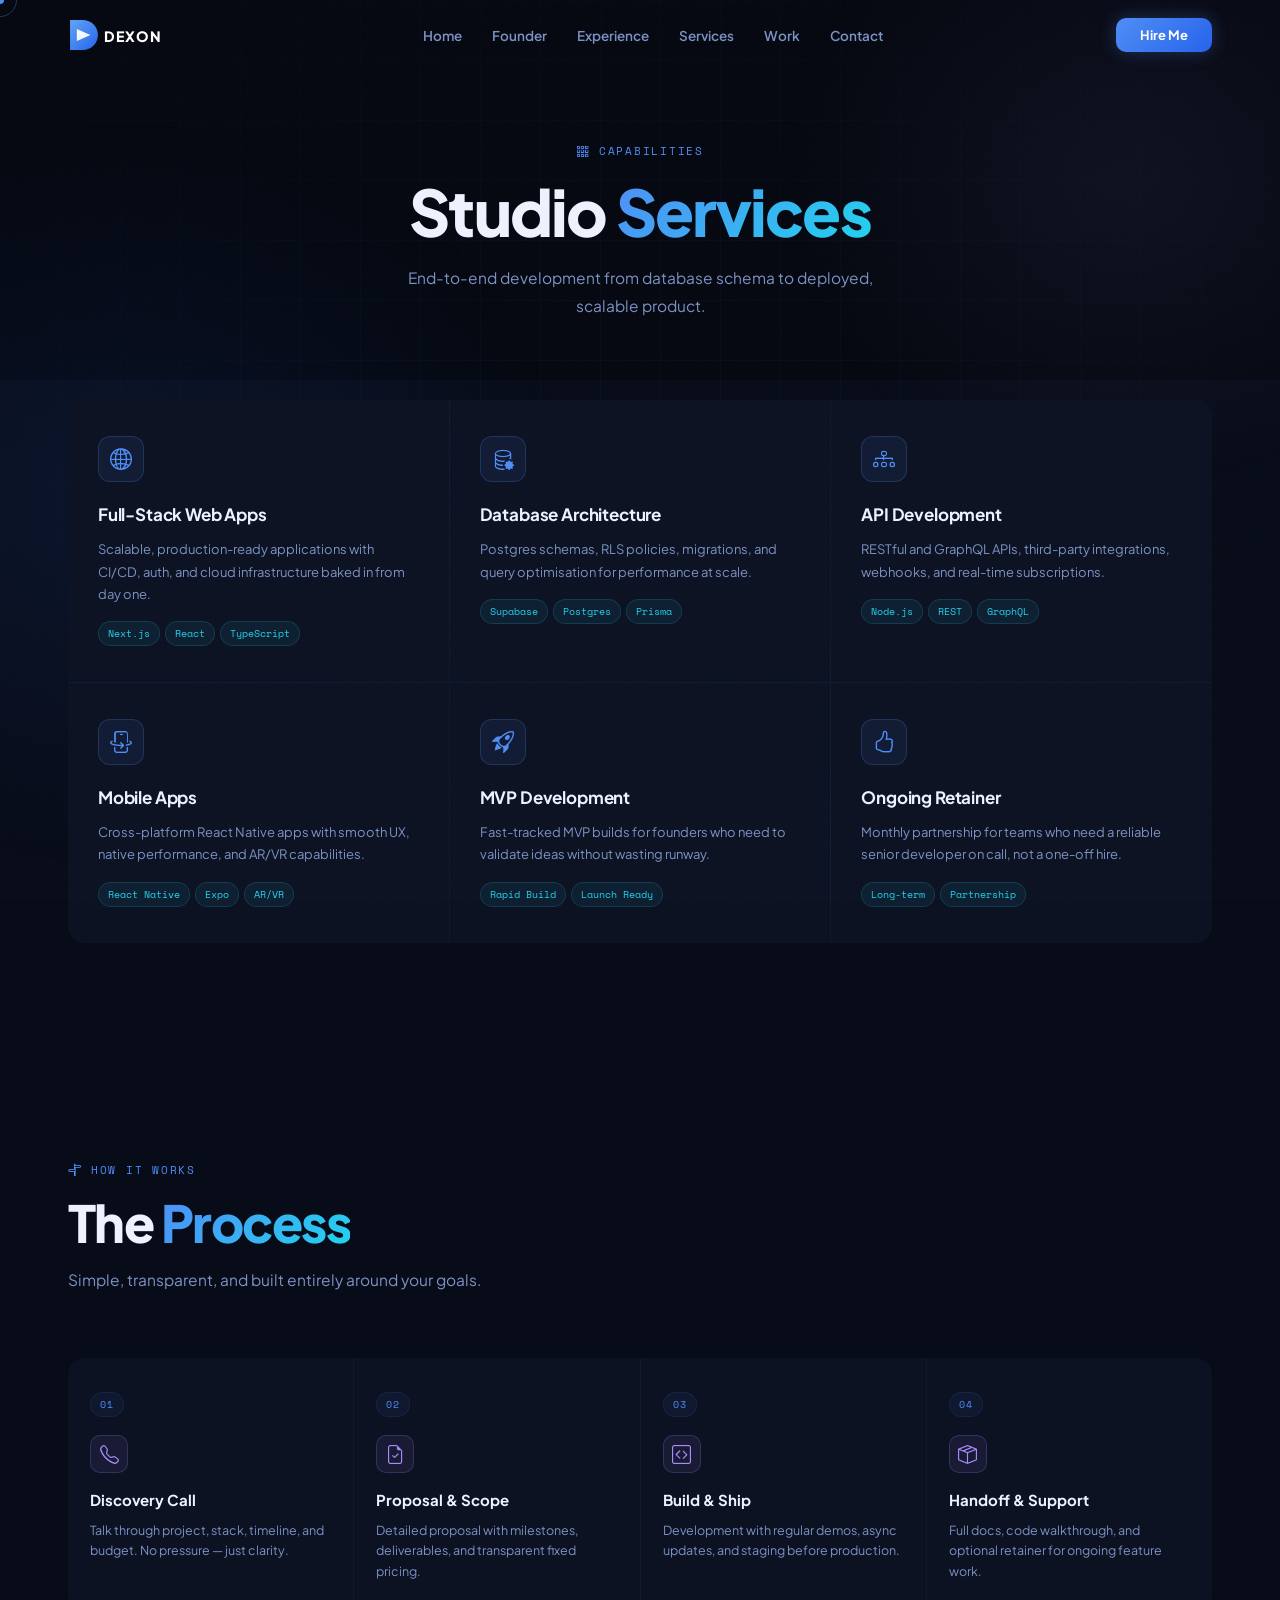
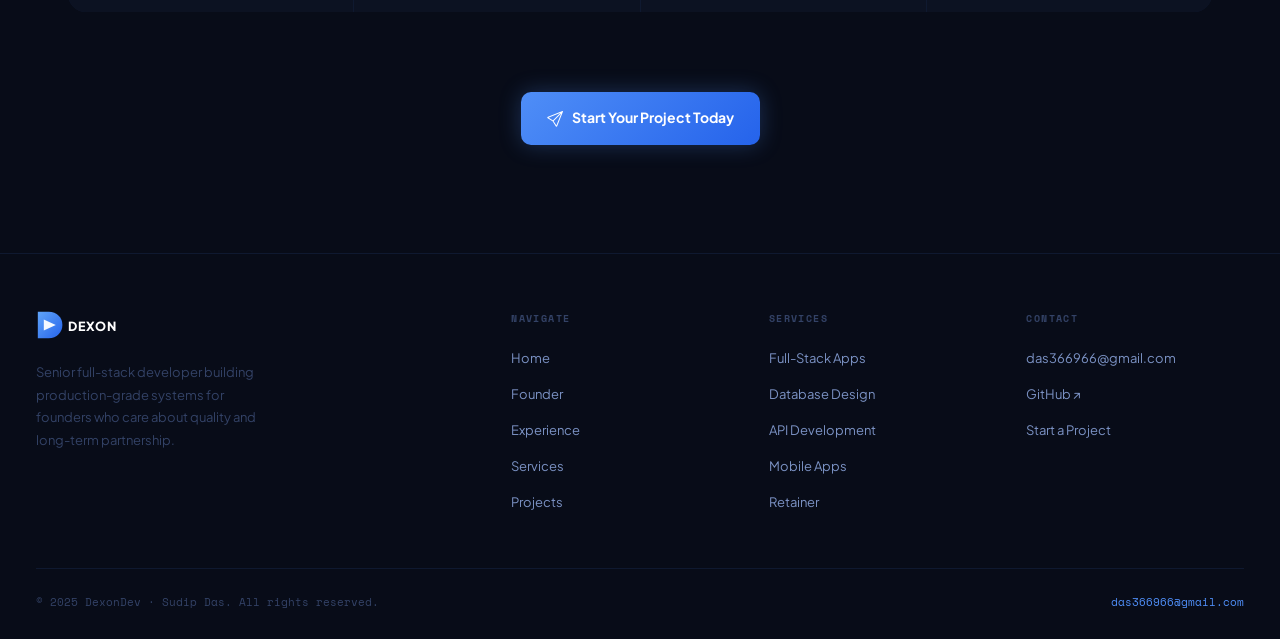
<file: services.html>
<!DOCTYPE html>
<html lang="en">

<head>
    <meta charset="UTF-8">
    <meta name="viewport" content="width=device-width, initial-scale=1.0">
    <title>Services &amp; Process — DexonDev · Sudip Das</title>
    <link rel="preconnect" href="https://fonts.googleapis.com">
    <link
        href="https://fonts.googleapis.com/css2?family=Plus+Jakarta+Sans:ital,wght@0,300;0,400;0,500;0,600;0,700;0,800;1,400&family=Space+Mono:wght@400;700&display=swap"
        rel="stylesheet">
    <link rel="stylesheet" href="https://cdn.jsdelivr.net/npm/bootstrap-icons@1.11.3/font/bootstrap-icons.min.css">
    <link rel="stylesheet" href="css/style.css">
</head>

<body>

    <div id="cur"></div>
    <div id="cur-r"></div>
    <div class="hero-bg"></div>
    <div class="hero-orb"></div>
    <div id="stop" onclick="scrollTo({top:0,behavior:'smooth'})"><i class="bi bi-chevron-up"></i></div>

    <!-- NAV -->
    <nav id="nav">
        <div class="nav-i">
            <a class="logo-a" href="/">
                <svg viewBox="0 0 178 50" fill="none" xmlns="http://www.w3.org/2000/svg">
                    <defs>
                        <linearGradient id="lg1" x1="0" y1="0" x2="1" y2="1">
                            <stop offset="0%" stop-color="#60a5fa" />
                            <stop offset="100%" stop-color="#2563eb" />
                        </linearGradient>
                    </defs>
                    <path d="M3 3 L3 47 L21 47 C35 47 44 37 44 25 C44 13 35 3 21 3 Z" fill="url(#lg1)" />
                    <path d="M13 16 L33 25 L13 34 Z" fill="white" opacity=".95" />
                    <text x="53" y="35" font-family="Plus Jakarta Sans,Arial,sans-serif" font-weight="900"
                        font-size="21" fill="white" letter-spacing="1.5">DEXON</text>
                </svg>
            </a>
            <ul class="nav-links" id="nl">
                <li><a href="/">Home</a></li>
                <li><a href="founder">Founder</a></li>
                <li><a href="experience">Experience</a></li>
                <li><a href="services">Services</a></li>
                <li><a href="work">Work</a></li>
                <li><a href="contact">Contact</a></li>
            </ul>
            <button class="nav-btn" onclick="window.location.href='contact'">Hire Me</button>
            <button class="hamburger" id="hb" onclick="toggleNav()"><span></span><span></span><span></span></button>
        </div>
    </nav>

    <!-- PAGE HEADER -->
    <header class="page-header">
        <div class="wrap">
            <div class="label rev" style="justify-content: center;"><i class="bi bi-grid-3x3-gap"></i> Capabilities
            </div>
            <h1 class="h1 rev">Studio <span class="grad">Services</span></h1>
            <p class="sub rev">End-to-end development from database schema to deployed, scalable product.</p>
        </div>
    </header>

    <!-- SERVICES SECTION -->
    <section id="services" style="padding-top: 20px;">
        <div class="wrap">
            <div class="srv-grid rev">
                <div class="srv">
                    <div class="srv-ic"><i class="bi bi-globe2"></i></div>
                    <h3>Full-Stack Web Apps</h3>
                    <p>Scalable, production-ready applications with CI/CD, auth, and cloud infrastructure baked in from
                        day one.</p>
                    <div class="tags"><span class="tag">Next.js</span><span class="tag">React</span><span
                            class="tag">TypeScript</span></div>
                </div>
                <div class="srv">
                    <div class="srv-ic"><i class="bi bi-database-gear"></i></div>
                    <h3>Database Architecture</h3>
                    <p>Postgres schemas, RLS policies, migrations, and query optimisation for performance at scale.</p>
                    <div class="tags"><span class="tag">Supabase</span><span class="tag">Postgres</span><span
                            class="tag">Prisma</span></div>
                </div>
                <div class="srv">
                    <div class="srv-ic"><i class="bi bi-diagram-3"></i></div>
                    <h3>API Development</h3>
                    <p>RESTful and GraphQL APIs, third-party integrations, webhooks, and real-time subscriptions.</p>
                    <div class="tags"><span class="tag">Node.js</span><span class="tag">REST</span><span
                            class="tag">GraphQL</span></div>
                </div>
                <div class="srv">
                    <div class="srv-ic"><i class="bi bi-phone-flip"></i></div>
                    <h3>Mobile Apps</h3>
                    <p>Cross-platform React Native apps with smooth UX, native performance, and AR/VR capabilities.</p>
                    <div class="tags"><span class="tag">React Native</span><span class="tag">Expo</span><span
                            class="tag">AR/VR</span></div>
                </div>
                <div class="srv">
                    <div class="srv-ic"><i class="bi bi-rocket-takeoff"></i></div>
                    <h3>MVP Development</h3>
                    <p>Fast-tracked MVP builds for founders who need to validate ideas without wasting runway.</p>
                    <div class="tags"><span class="tag">Rapid Build</span><span class="tag">Launch Ready</span></div>
                </div>
                <div class="srv">
                    <div class="srv-ic"><i class="bi bi-hand-thumbs-up"></i></div>
                    <h3>Ongoing Retainer</h3>
                    <p>Monthly partnership for teams who need a reliable senior developer on call, not a one-off hire.
                    </p>
                    <div class="tags"><span class="tag">Long-term</span><span class="tag">Partnership</span></div>
                </div>
            </div>
        </div>
    </section>

    <!-- PROCESS SECTION -->
    <section id="process">
        <div class="wrap">
            <div class="label rev"><i class="bi bi-signpost-split"></i> How It Works</div>
            <h2 class="h2 rev">The <span class="grad">Process</span></h2>
            <p class="sub rev">Simple, transparent, and built entirely around your goals.</p>
            <div class="proc-row rev">
                <div class="proc">
                    <div class="proc-n">01</div>
                    <div class="proc-ic"><i class="bi bi-telephone"></i></div>
                    <h4>Discovery Call</h4>
                    <p>Talk through project, stack, timeline, and budget. No pressure — just clarity.</p>
                </div>
                <div class="proc">
                    <div class="proc-n">02</div>
                    <div class="proc-ic"><i class="bi bi-file-earmark-check"></i></div>
                    <h4>Proposal &amp; Scope</h4>
                    <p>Detailed proposal with milestones, deliverables, and transparent fixed pricing.</p>
                </div>
                <div class="proc">
                    <div class="proc-n">03</div>
                    <div class="proc-ic"><i class="bi bi-code-square"></i></div>
                    <h4>Build &amp; Ship</h4>
                    <p>Development with regular demos, async updates, and staging before production.</p>
                </div>
                <div class="proc">
                    <div class="proc-n">04</div>
                    <div class="proc-ic"><i class="bi bi-box-seam"></i></div>
                    <h4>Handoff &amp; Support</h4>
                    <p>Full docs, code walkthrough, and optional retainer for ongoing feature work.</p>
                </div>
            </div>

            <div style="margin-top: 80px; text-align: center;" class="rev">
                <a class="btn btn-b" href="contact"><i class="bi bi-send"></i> Start Your Project Today</a>
            </div>
        </div>
    </section>

    <!-- FOOTER -->
    <footer>
        <div class="ft-i">
            <div class="ft-brand">
                <svg viewBox="0 0 178 50" fill="none" style="height:30px;width:auto">
                    <defs>
                        <linearGradient id="flg" x1="0" y1="0" x2="1" y2="1">
                            <stop offset="0%" stop-color="#60a5fa" />
                            <stop offset="100%" stop-color="#2563eb" />
                        </linearGradient>
                    </defs>
                    <path d="M3 3 L3 47 L21 47 C35 47 44 37 44 25 C44 13 35 3 21 3 Z" fill="url(#flg)" />
                    <path d="M13 16 L33 25 L13 34 Z" fill="white" opacity=".95" />
                    <text x="53" y="35" font-family="Plus Jakarta Sans,Arial,sans-serif" font-weight="900"
                        font-size="21" fill="white" letter-spacing="1.5">DEXON</text>
                </svg>
                <p>Senior full-stack developer building production-grade systems for founders who care about quality and
                    long-term partnership.</p>
            </div>
            <div class="ft-col">
                <h5>Navigate</h5>
                <ul>
                    <li><a href="/">Home</a></li>
                    <li><a href="founder">Founder</a></li>
                    <li><a href="experience">Experience</a></li>
                    <li><a href="services">Services</a></li>
                    <li><a href="work">Projects</a></li>
                </ul>
            </div>
            <div class="ft-col">
                <h5>Services</h5>
                <ul>
                    <li><a href="services">Full-Stack Apps</a></li>
                    <li><a href="services">Database Design</a></li>
                    <li><a href="services">API Development</a></li>
                    <li><a href="services">Mobile Apps</a></li>
                    <li><a href="services">Retainer</a></li>
                </ul>
            </div>
            <div class="ft-col">
                <h5>Contact</h5>
                <ul>
                    <li><a href="mailto:das366966@gmail.com">das366966@gmail.com</a></li>
                    <li><a href="https://github.com/sudip-das" target="_blank">GitHub ↗</a></li>
                    <li><a href="contact">Start a Project</a></li>
                </ul>
            </div>
        </div>
        <div class="ft-bot">
            <span>© 2025 DexonDev · Sudip Das. All rights reserved.</span>
            <span style="color:var(--blue)">das366966@gmail.com</span>
        </div>
    </footer>

    <script src="js/main.js"></script>
</body>

</html>
</file>
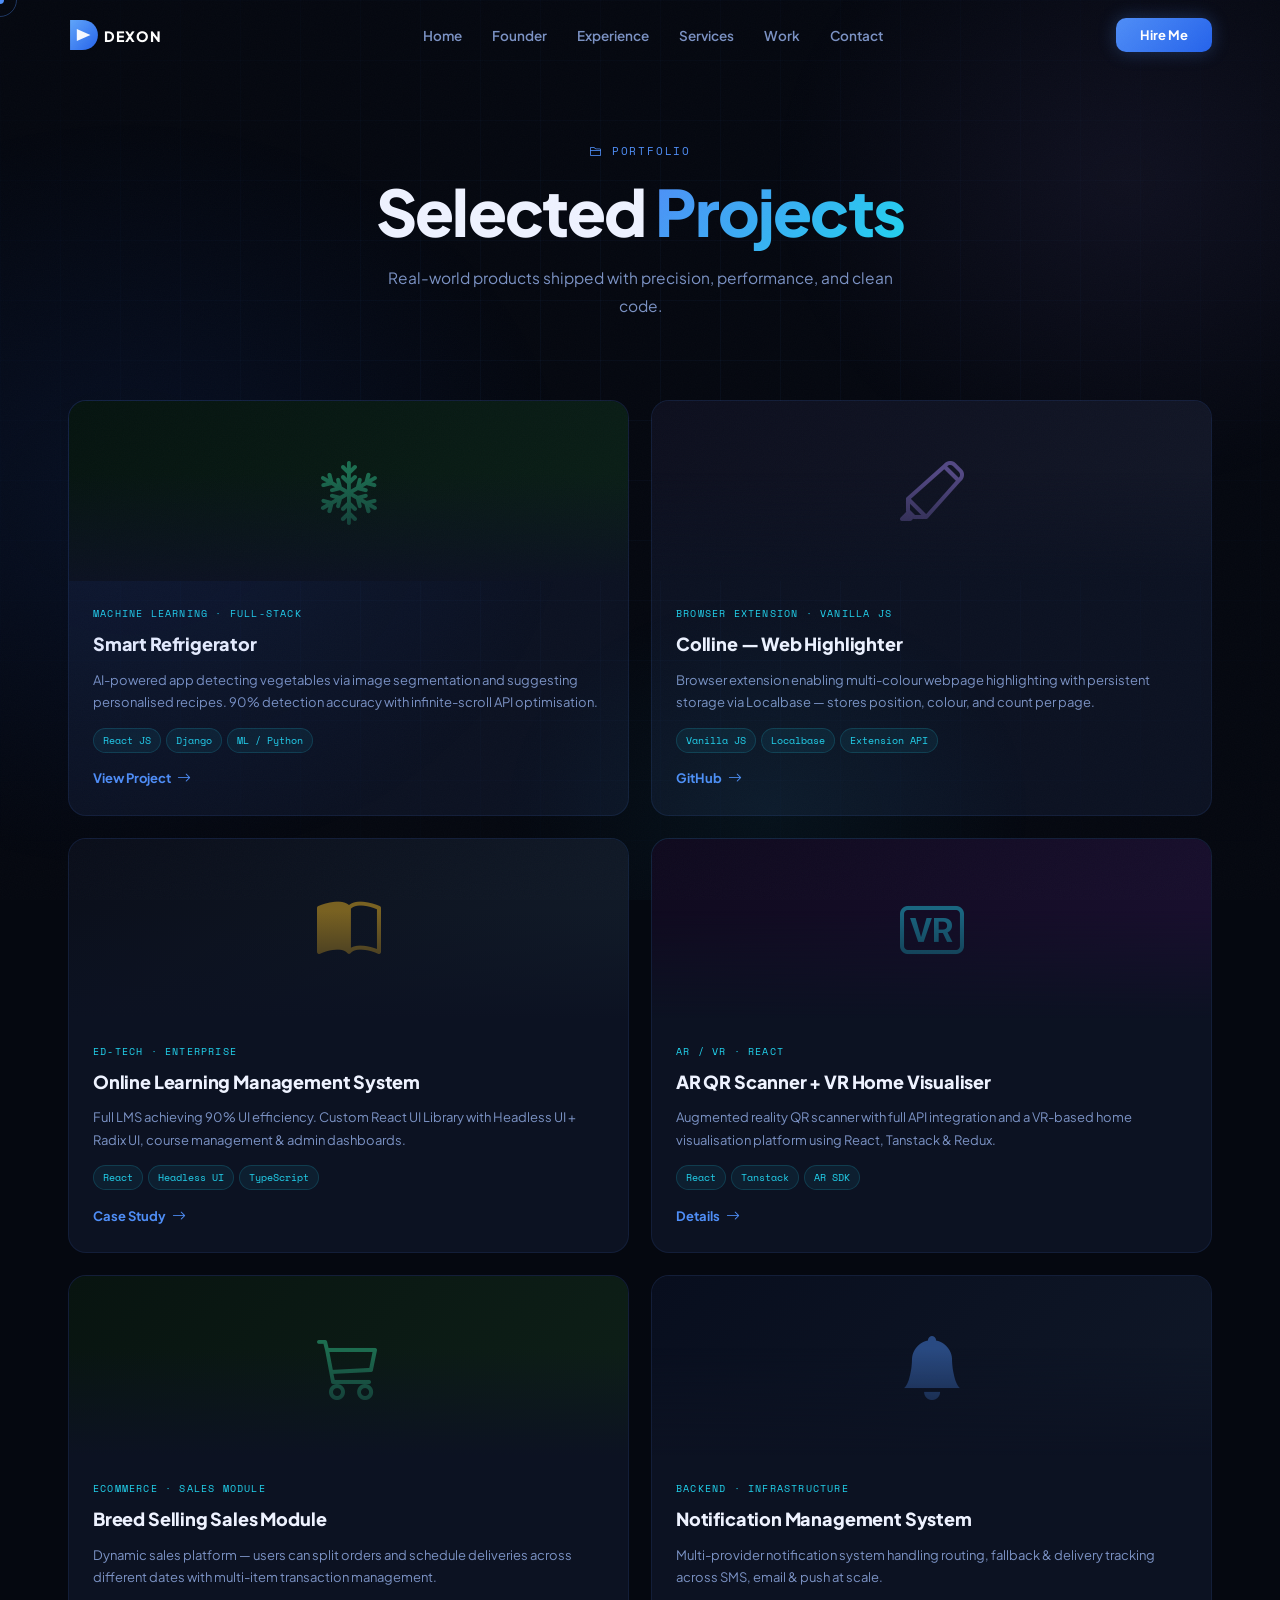
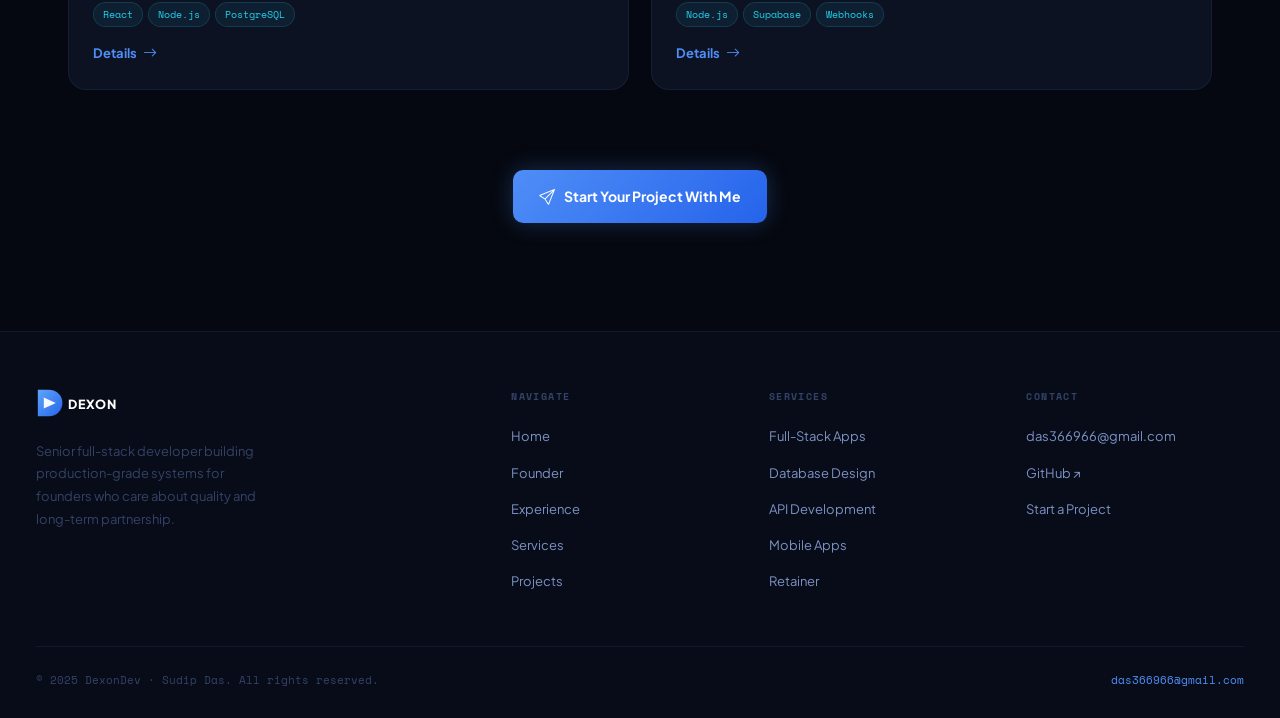
<file: work.html>
<!DOCTYPE html>
<html lang="en">

<head>
    <meta charset="UTF-8">
    <meta name="viewport" content="width=device-width, initial-scale=1.0">
    <title>Selected Projects &amp; Portfolio — DexonDev · Sudip Das</title>
    <link rel="preconnect" href="https://fonts.googleapis.com">
    <link
        href="https://fonts.googleapis.com/css2?family=Plus+Jakarta+Sans:ital,wght@0,300;0,400;0,500;0,600;0,700;0,800;1,400&family=Space+Mono:wght@400;700&display=swap"
        rel="stylesheet">
    <link rel="stylesheet" href="https://cdn.jsdelivr.net/npm/bootstrap-icons@1.11.3/font/bootstrap-icons.min.css">
    <link rel="stylesheet" href="css/style.css">
</head>

<body>

    <div id="cur"></div>
    <div id="cur-r"></div>
    <div class="hero-bg"></div>
    <div class="hero-orb"></div>
    <div id="stop" onclick="scrollTo({top:0,behavior:'smooth'})"><i class="bi bi-chevron-up"></i></div>

    <!-- NAV -->
    <nav id="nav">
        <div class="nav-i">
            <a class="logo-a" href="/">
                <svg viewBox="0 0 178 50" fill="none" xmlns="http://www.w3.org/2000/svg">
                    <defs>
                        <linearGradient id="lg1" x1="0" y1="0" x2="1" y2="1">
                            <stop offset="0%" stop-color="#60a5fa" />
                            <stop offset="100%" stop-color="#2563eb" />
                        </linearGradient>
                    </defs>
                    <path d="M3 3 L3 47 L21 47 C35 47 44 37 44 25 C44 13 35 3 21 3 Z" fill="url(#lg1)" />
                    <path d="M13 16 L33 25 L13 34 Z" fill="white" opacity=".95" />
                    <text x="53" y="35" font-family="Plus Jakarta Sans,Arial,sans-serif" font-weight="900"
                        font-size="21" fill="white" letter-spacing="1.5">DEXON</text>
                </svg>
            </a>
            <ul class="nav-links" id="nl">
                <li><a href="/">Home</a></li>
                <li><a href="founder">Founder</a></li>
                <li><a href="experience">Experience</a></li>
                <li><a href="services">Services</a></li>
                <li><a href="work">Work</a></li>
                <li><a href="contact">Contact</a></li>
            </ul>
            <button class="nav-btn" onclick="window.location.href='contact'">Hire Me</button>
            <button class="hamburger" id="hb" onclick="toggleNav()"><span></span><span></span><span></span></button>
        </div>
    </nav>

    <!-- PAGE HEADER -->
    <header class="page-header">
        <div class="wrap">
            <div class="label rev" style="justify-content: center;"><i class="bi bi-folder2"></i> Portfolio</div>
            <h1 class="h1 rev">Selected <span class="grad">Projects</span></h1>
            <p class="sub rev">Real-world products shipped with precision, performance, and clean code.</p>
        </div>
    </header>

    <!-- WORK SECTION -->
    <section id="work" style="padding-top: 20px;">
        <div class="wrap">
            <div class="proj-grid">
                <div class="proj rev">
                    <div class="proj-img" style="background:linear-gradient(135deg,#061410,#0b2018)"><i
                            class="bi bi-snow2" style="color:#34d399"></i></div>
                    <div class="proj-body">
                        <div class="proj-cat">MACHINE LEARNING · FULL-STACK</div>
                        <div class="proj-title">Smart Refrigerator</div>
                        <p class="proj-desc">AI-powered app detecting vegetables via image segmentation and suggesting
                            personalised recipes. 90% detection accuracy with infinite-scroll API optimisation.</p>
                        <div class="tags"><span class="tag">React JS</span><span class="tag">Django</span><span
                                class="tag">ML / Python</span></div>
                        <a class="proj-link" href="#" target="_blank">View Project <i class="bi bi-arrow-right"></i></a>
                    </div>
                </div>
                <div class="proj rev">
                    <div class="proj-img" style="background:linear-gradient(135deg,#0d0f1e,#131828)"><i
                            class="bi bi-highlighter" style="color:#a78bfa"></i></div>
                    <div class="proj-body">
                        <div class="proj-cat">BROWSER EXTENSION · VANILLA JS</div>
                        <div class="proj-title">Colline — Web Highlighter</div>
                        <p class="proj-desc">Browser extension enabling multi-colour webpage highlighting with
                            persistent storage via Localbase — stores position, colour, and count per page.</p>
                        <div class="tags"><span class="tag">Vanilla JS</span><span class="tag">Localbase</span><span
                                class="tag">Extension API</span></div>
                        <a class="proj-link" href="#" target="_blank">GitHub <i class="bi bi-arrow-right"></i></a>
                    </div>
                </div>
                <div class="proj rev">
                    <div class="proj-img" style="background:linear-gradient(135deg,#0a0e1a,#121c2a)"><i
                            class="bi bi-book-half" style="color:#fbbf24"></i></div>
                    <div class="proj-body">
                        <div class="proj-cat">ED-TECH · ENTERPRISE</div>
                        <div class="proj-title">Online Learning Management System</div>
                        <p class="proj-desc">Full LMS achieving 90% UI efficiency. Custom React UI Library with Headless
                            UI + Radix UI, course management &amp; admin dashboards.</p>
                        <div class="tags"><span class="tag">React</span><span class="tag">Headless UI</span><span
                                class="tag">TypeScript</span></div>
                        <a class="proj-link" href="#" target="_blank">Case Study <i class="bi bi-arrow-right"></i></a>
                    </div>
                </div>
                <div class="proj rev">
                    <div class="proj-img" style="background:linear-gradient(135deg,#0f0a1e,#1a1030)"><i
                            class="bi bi-badge-vr" style="color:#22d3ee"></i></div>
                    <div class="proj-body">
                        <div class="proj-cat">AR / VR · REACT</div>
                        <div class="proj-title">AR QR Scanner + VR Home Visualiser</div>
                        <p class="proj-desc">Augmented reality QR scanner with full API integration and a VR-based home
                            visualisation platform using React, Tanstack &amp; Redux.</p>
                        <div class="tags"><span class="tag">React</span><span class="tag">Tanstack</span><span
                                class="tag">AR SDK</span></div>
                        <a class="proj-link" href="#" target="_blank">Details <i class="bi bi-arrow-right"></i></a>
                    </div>
                </div>
                <div class="proj rev">
                    <div class="proj-img" style="background:linear-gradient(135deg,#081410,#0e2018)"><i
                            class="bi bi-cart3" style="color:#34d399"></i></div>
                    <div class="proj-body">
                        <div class="proj-cat">ECOMMERCE · SALES MODULE</div>
                        <div class="proj-title">Breed Selling Sales Module</div>
                        <p class="proj-desc">Dynamic sales platform — users can split orders and schedule deliveries
                            across different dates with multi-item transaction management.</p>
                        <div class="tags"><span class="tag">React</span><span class="tag">Node.js</span><span
                                class="tag">PostgreSQL</span></div>
                        <a class="proj-link" href="#" target="_blank">Details <i class="bi bi-arrow-right"></i></a>
                    </div>
                </div>
                <div class="proj rev">
                    <div class="proj-img" style="background:linear-gradient(135deg,#080e1e,#101828)"><i
                            class="bi bi-bell-fill" style="color:#4f8ef7"></i></div>
                    <div class="proj-body">
                        <div class="proj-cat">BACKEND · INFRASTRUCTURE</div>
                        <div class="proj-title">Notification Management System</div>
                        <p class="proj-desc">Multi-provider notification system handling routing, fallback &amp;
                            delivery tracking across SMS, email &amp; push at scale.</p>
                        <div class="tags"><span class="tag">Node.js</span><span class="tag">Supabase</span><span
                                class="tag">Webhooks</span></div>
                        <a class="proj-link" href="#" target="_blank">Details <i class="bi bi-arrow-right"></i></a>
                    </div>
                </div>
            </div>

            <div style="margin-top: 80px; text-align: center;" class="rev">
                <a class="btn btn-b" href="contact"><i class="bi bi-send"></i> Start Your Project With Me</a>
            </div>
        </div>
    </section>

    <!-- FOOTER -->
    <footer>
        <div class="ft-i">
            <div class="ft-brand">
                <svg viewBox="0 0 178 50" fill="none" style="height:30px;width:auto">
                    <defs>
                        <linearGradient id="flg" x1="0" y1="0" x2="1" y2="1">
                            <stop offset="0%" stop-color="#60a5fa" />
                            <stop offset="100%" stop-color="#2563eb" />
                        </linearGradient>
                    </defs>
                    <path d="M3 3 L3 47 L21 47 C35 47 44 37 44 25 C44 13 35 3 21 3 Z" fill="url(#flg)" />
                    <path d="M13 16 L33 25 L13 34 Z" fill="white" opacity=".95" />
                    <text x="53" y="35" font-family="Plus Jakarta Sans,Arial,sans-serif" font-weight="900"
                        font-size="21" fill="white" letter-spacing="1.5">DEXON</text>
                </svg>
                <p>Senior full-stack developer building production-grade systems for founders who care about quality and
                    long-term partnership.</p>
            </div>
            <div class="ft-col">
                <h5>Navigate</h5>
                <ul>
                    <li><a href="/">Home</a></li>
                    <li><a href="founder">Founder</a></li>
                    <li><a href="experience">Experience</a></li>
                    <li><a href="services">Services</a></li>
                    <li><a href="work">Projects</a></li>
                </ul>
            </div>
            <div class="ft-col">
                <h5>Services</h5>
                <ul>
                    <li><a href="services">Full-Stack Apps</a></li>
                    <li><a href="services">Database Design</a></li>
                    <li><a href="services">API Development</a></li>
                    <li><a href="services">Mobile Apps</a></li>
                    <li><a href="services">Retainer</a></li>
                </ul>
            </div>
            <div class="ft-col">
                <h5>Contact</h5>
                <ul>
                    <li><a href="mailto:das366966@gmail.com">das366966@gmail.com</a></li>
                    <li><a href="https://github.com/sudip-das" target="_blank">GitHub ↗</a></li>
                    <li><a href="contact">Start a Project</a></li>
                </ul>
            </div>
        </div>
        <div class="ft-bot">
            <span>© 2025 DexonDev · Sudip Das. All rights reserved.</span>
            <span style="color:var(--blue)">das366966@gmail.com</span>
        </div>
    </footer>

    <script src="js/main.js"></script>
</body>

</html>
</file>
<file: css/style.css>
:root {
    --bg: #050810;
    --bg1: #080c18;
    --bg2: #0c1222;
    --bg3: #111830;
    --ink: #eef2ff;
    --ink2: #7b92c4;
    --ink3: #334266;
    --blue: #4f8ef7;
    --blue2: #2563eb;
    --blue3: #1e40af;
    --violet: #a78bfa;
    --cyan: #22d3ee;
    --green: #34d399;
    --gold: #fbbf24;
    --red: #f87171;
    --b1: rgba(79, 142, 247, .1);
    --b2: rgba(79, 142, 247, .22);
    --b3: rgba(79, 142, 247, .35);
    --font: 'Plus Jakarta Sans', sans-serif;
    --mono: 'Space Mono', monospace;
    --nav: 70px;
    --r: 10px;
    --r2: 18px;
    --r3: 26px;
}

*,
*::before,
*::after {
    box-sizing: border-box;
    margin: 0;
    padding: 0;
}

html {
    scroll-behavior: smooth;
}

body {
    background: var(--bg);
    color: var(--ink);
    font-family: var(--font);
    line-height: 1.7;
    overflow-x: hidden;
    cursor: none;
}

/* CURSOR */
#cur {
    position: fixed;
    width: 8px;
    height: 8px;
    border-radius: 50%;
    background: var(--blue);
    pointer-events: none;
    z-index: 9999;
    transform: translate(-50%, -50%);
    transition: width .2s, height .2s, background .2s;
}

#cur-r {
    position: fixed;
    width: 34px;
    height: 34px;
    border: 1.5px solid var(--b3);
    border-radius: 50%;
    pointer-events: none;
    z-index: 9998;
    transform: translate(-50%, -50%);
    transition: all .09s ease-out;
}

@media(max-width: 900px) {
    body {
        cursor: auto;
    }

    #cur,
    #cur-r {
        display: none;
    }
}

/* GRAIN */
body::after {
    content: '';
    position: fixed;
    inset: 0;
    z-index: 9990;
    pointer-events: none;
    opacity: .022;
    background-image: url("data:image/svg+xml,%3Csvg xmlns='http://www.w3.org/2000/svg' width='300' height='300'%3E%3Cfilter id='n'%3E%3CfeTurbulence type='fractalNoise' baseFrequency='0.85' numOctaves='4' stitchTiles='stitch'/%3E%3C/filter%3E%3Crect width='300' height='300' filter='url(%23n)'/%3E%3C/svg%3E");
}

/* LAYOUT */
.wrap {
    max-width: 1208px;
    margin: 0 auto;
    padding: 0 32px;
}

@media(max-width:768px) {
    .wrap {
        padding: 0 18px;
    }
}

/* NAV */
nav {
    position: fixed;
    top: 0;
    left: 0;
    right: 0;
    z-index: 600;
    height: var(--nav);
    display: flex;
    align-items: center;
    transition: background .3s, border-color .3s;
}

nav.scrolled {
    background: rgba(5, 8, 16, .93);
    backdrop-filter: blur(28px);
    border-bottom: 1px solid var(--b1);
}

.nav-i {
    max-width: 1208px;
    margin: 0 auto;
    padding: 0 32px;
    width: 100%;
    display: flex;
    align-items: center;
    justify-content: space-between;
    gap: 16px;
}

.logo-a {
    display: flex;
    align-items: center;
    gap: 0;
    cursor: pointer;
    text-decoration: none;
}

.logo-a svg {
    height: 34px;
    width: auto;
    transition: filter .25s;
}

.logo-a:hover svg {
    filter: drop-shadow(0 0 14px rgba(79, 142, 247, .7));
}

.nav-links {
    display: flex;
    gap: 2px;
    list-style: none;
}

.nav-links a {
    color: var(--ink2);
    text-decoration: none;
    font-size: 13.5px;
    font-weight: 600;
    padding: 6px 14px;
    border-radius: 8px;
    transition: all .2s;
    cursor: pointer;
}

.nav-links a:hover,
.nav-links a.on {
    color: var(--ink);
    background: rgba(79, 142, 247, .09);
}

.nav-btn {
    padding: 9px 24px;
    border-radius: var(--r);
    background: linear-gradient(135deg, var(--blue), var(--blue2));
    color: #fff;
    font-family: var(--font);
    font-size: 13px;
    font-weight: 700;
    border: none;
    cursor: pointer;
    transition: all .22s;
    box-shadow: 0 0 18px rgba(79, 142, 247, .28);
}

.nav-btn:hover {
    transform: translateY(-2px);
    box-shadow: 0 8px 28px rgba(79, 142, 247, .4);
}

.hamburger {
    display: none;
    flex-direction: column;
    gap: 5px;
    cursor: pointer;
    padding: 4px;
    background: none;
    border: none;
}

.hamburger span {
    width: 20px;
    height: 1.5px;
    background: var(--ink2);
    border-radius: 2px;
    transition: all .3s;
    display: block;
}

@media(max-width:900px) {

    .nav-links,
    .nav-btn {
        display: none;
    }

    .hamburger {
        display: flex;
    }
}

/* SECTION */
section {
    padding: 108px 0;
}

.label {
    font-family: var(--mono);
    font-size: 11px;
    letter-spacing: .16em;
    color: var(--blue);
    margin-bottom: 14px;
    display: flex;
    align-items: center;
    gap: 8px;
    text-transform: uppercase;
}

.label i {
    font-size: 13px;
}

.h2 {
    font-size: clamp(30px, 4vw, 52px);
    font-weight: 800;
    line-height: 1.08;
    letter-spacing: -.03em;
    margin-bottom: 16px;
}

.sub {
    color: var(--ink2);
    font-size: 15.5px;
    max-width: 520px;
    margin-bottom: 64px;
    line-height: 1.8;
}

.grad {
    background: linear-gradient(130deg, var(--blue), var(--cyan));
    -webkit-background-clip: text;
    -webkit-text-fill-color: transparent;
    background-clip: text;
}

.grad-v {
    background: linear-gradient(130deg, var(--violet), var(--blue));
    -webkit-background-clip: text;
    -webkit-text-fill-color: transparent;
    background-clip: text;
}

/* BTNS */
.btn {
    display: inline-flex;
    align-items: center;
    gap: 9px;
    padding: 13px 26px;
    border-radius: var(--r);
    font-family: var(--font);
    font-weight: 700;
    font-size: 14px;
    cursor: pointer;
    transition: all .22s;
    border: none;
    text-decoration: none;
}

.btn i {
    font-size: 16px;
}

.btn-b {
    background: linear-gradient(135deg, var(--blue), var(--blue2));
    color: #fff;
    box-shadow: 0 0 22px rgba(79, 142, 247, .28);
}

.btn-b:hover {
    transform: translateY(-2px);
    box-shadow: 0 10px 36px rgba(79, 142, 247, .42);
}

.btn-o {
    background: transparent;
    color: var(--ink2);
    border: 1.5px solid var(--b2);
}

.btn-o:hover {
    border-color: var(--blue);
    color: var(--blue);
    transform: translateY(-2px);
}

/* TAG */
.tag {
    font-family: var(--mono);
    font-size: 10px;
    padding: 3px 9px;
    border-radius: 100px;
    background: rgba(34, 211, 238, .07);
    border: 1px solid rgba(34, 211, 238, .16);
    color: var(--cyan);
}

/* SCROLL TOP */
#stop {
    position: fixed;
    bottom: 28px;
    right: 28px;
    z-index: 400;
    width: 42px;
    height: 42px;
    border-radius: 50%;
    background: var(--bg2);
    border: 1px solid var(--b2);
    display: flex;
    align-items: center;
    justify-content: center;
    cursor: pointer;
    opacity: 0;
    pointer-events: none;
    transition: opacity .3s;
    color: var(--blue);
    font-size: 18px;
}

#stop.show {
    opacity: 1;
    pointer-events: all;
}

/* ── REVEAL ON SCROLL ── */
.rev,
.rev-l,
.rev-r {
    opacity: 1;
    transform: none;
    transition: opacity .8s cubic-bezier(0.16, 1, 0.3, 1), transform .8s cubic-bezier(0.16, 1, 0.3, 1);
}

html.js-ready .rev {
    opacity: 0;
    transform: translateY(24px);
}

html.js-ready .rev-l {
    opacity: 0;
    transform: translateX(-32px);
}

html.js-ready .rev-r {
    opacity: 0;
    transform: translateX(32px);
}

html.js-ready .rev.in,
html.js-ready .rev-l.in,
html.js-ready .rev-r.in {
    opacity: 1;
    transform: none;
}

/* ══════════════════════
   HERO
══════════════════════ */
#hero {
    position: relative;
    min-height: 100vh;
    display: grid;
    grid-template-columns: 1fr 1fr;
    align-items: center;
    gap: 40px;
    max-width: 1208px;
    margin: 0 auto;
    padding: var(--nav) 32px 40px;
}

.hero-bg {
    position: fixed;
    inset: 0;
    z-index: 0;
    pointer-events: none;
    background-image:
        linear-gradient(rgba(79, 142, 247, .045) 1px, transparent 1px),
        linear-gradient(90deg, rgba(79, 142, 247, .045) 1px, transparent 1px);
    background-size: 60px 60px;
    mask-image: radial-gradient(ellipse 75% 75% at 50% 40%, black 10%, transparent 100%);
    -webkit-mask-image: radial-gradient(ellipse 75% 75% at 50% 40%, black 10%, transparent 100%);
}

.hero-orb {
    position: fixed;
    inset: 0;
    z-index: 0;
    pointer-events: none;
    background:
        radial-gradient(ellipse 50% 60% at 10% 55%, rgba(37, 99, 235, .09) 0%, transparent 70%),
        radial-gradient(ellipse 40% 50% at 88% 20%, rgba(167, 139, 250, .07) 0%, transparent 70%),
        radial-gradient(ellipse 30% 35% at 60% 90%, rgba(34, 211, 238, .05) 0%, transparent 70%);
    animation: orbPulse 9s ease-in-out infinite alternate;
}

@keyframes orbPulse {
    0% {
        opacity: .6;
    }

    100% {
        opacity: 1;
    }
}

.hero-left {
    position: relative;
    z-index: 2;
    padding: 40px 0;
}

.hero-pill {
    display: inline-flex;
    align-items: center;
    gap: 8px;
    font-family: var(--mono);
    font-size: 11px;
    color: var(--blue);
    border: 1px solid var(--b2);
    background: rgba(79, 142, 247, .07);
    border-radius: 100px;
    padding: 6px 16px;
    margin-bottom: 30px;
    letter-spacing: .06em;
}

.h-dot {
    width: 6px;
    height: 6px;
    border-radius: 50%;
    background: var(--green);
    box-shadow: 0 0 7px var(--green);
    animation: blink 2s infinite;
}

.hero-title {
    font-size: clamp(44px, 5.8vw, 82px);
    font-weight: 800;
    line-height: .94;
    letter-spacing: -.04em;
    margin-bottom: 26px;
    overflow: hidden;
}

.t-row {
    display: block;
    overflow: hidden;
}

.t-in {
    display: block;
    animation: slideUp .85s cubic-bezier(.16, 1, .3, 1) both;
}

.t-in:nth-child(1) {
    animation-delay: .04s;
}

.t-in:nth-child(2) {
    animation-delay: .15s;
}

.t-in:nth-child(3) {
    animation-delay: .26s;
}

.hero-sub {
    color: var(--ink2);
    font-size: 16px;
    max-width: 460px;
    margin-bottom: 38px;
    line-height: 1.82;
    animation: fadeUp .7s .4s ease both;
}

.hero-btns {
    display: flex;
    gap: 12px;
    flex-wrap: wrap;
    margin-bottom: 52px;
    animation: fadeUp .7s .55s ease both;
}

.hero-stats {
    display: flex;
    border: 1px solid var(--b1);
    border-radius: var(--r2);
    background: rgba(255, 255, 255, .02);
    backdrop-filter: blur(8px);
    overflow: hidden;
    animation: fadeUp .7s .7s ease both;
    width: fit-content;
}

.hs {
    padding: 18px 26px;
    border-right: 1px solid var(--b1);
    text-align: center;
}

.hs:last-child {
    border-right: none;
}

.hs-v {
    font-size: 26px;
    font-weight: 800;
    background: linear-gradient(135deg, var(--blue), var(--cyan));
    -webkit-background-clip: text;
    -webkit-text-fill-color: transparent;
    background-clip: text;
    display: block;
    letter-spacing: -.02em;
    line-height: 1.1;
}

.hs-l {
    font-family: var(--mono);
    font-size: 10px;
    color: var(--ink3);
    letter-spacing: .05em;
    margin-top: 3px;
}

.hero-right {
    position: relative;
    z-index: 2;
    display: flex;
    align-items: center;
    justify-content: center;
    padding: 40px 0;
    flex-direction: column;
}

#three-canvas {
    width: 100%;
    max-width: 440px;
    aspect-ratio: 1;
    display: block;
    border-radius: 50%;
    cursor: grab;
    animation: fadeUp .9s .2s ease both;
}

#three-canvas:active {
    cursor: grabbing;
}

.h-badge {
    position: absolute;
    background: rgba(5, 8, 16, .9);
    border: 1px solid var(--b2);
    backdrop-filter: blur(16px);
    border-radius: 12px;
    padding: 10px 16px;
    display: flex;
    align-items: center;
    gap: 9px;
    font-size: 12px;
    color: var(--ink2);
    white-space: nowrap;
    box-shadow: 0 8px 32px rgba(0, 0, 0, .5);
    z-index: 3;
}

.h-badge.tl {
    top: 8%;
    left: -10px;
    animation: floatB 4s ease-in-out infinite;
}

.h-badge.br {
    bottom: 10%;
    right: -10px;
    animation: floatB 5s 1.2s ease-in-out infinite;
}

.h-badge.tr {
    top: 45%;
    right: -20px;
    animation: floatB 3.5s .6s ease-in-out infinite;
}

@keyframes floatB {

    0%,
    100% {
        transform: translateY(0);
    }

    50% {
        transform: translateY(-8px);
    }
}

.badge-icon {
    font-size: 15px;
    color: var(--blue);
}

@media(max-width:900px) {
    #hero {
        grid-template-columns: 1fr;
        text-align: center;
        gap: 0;
    }

    .hero-left {
        padding: 60px 0 0;
        display: flex;
        flex-direction: column;
        align-items: center;
    }

    .hero-right {
        padding: 24px 0 48px;
    }

    #three-canvas {
        max-width: 280px;
    }

    .h-badge.tl {
        top: auto;
        bottom: -10px;
        left: 50%;
        transform: translateX(-60%);
    }

    .h-badge.br {
        bottom: auto;
        top: -10px;
        right: 50%;
        transform: translateX(60%);
    }

    .h-badge.tr {
        display: none;
    }
}

/* ══════════════════════
   TICKER
══════════════════════ */
#ticker {
    border-top: 1px solid var(--b1);
    border-bottom: 1px solid var(--b1);
    padding: 18px 0;
    overflow: hidden;
}

.tk-track {
    display: flex;
    gap: 52px;
    animation: scrollL 30s linear infinite;
    width: max-content;
}

.tk-track:hover {
    animation-play-state: paused;
}

.tk-item {
    display: flex;
    align-items: center;
    gap: 9px;
    font-family: var(--mono);
    font-size: 11.5px;
    color: var(--ink3);
    white-space: nowrap;
    letter-spacing: .06em;
}

.tk-item i {
    font-size: 14px;
    color: var(--blue);
}

/* ══════════════════════
   FOUNDER
══════════════════════ */
#founder {
    background: var(--bg1);
}

.founder-grid {
    display: grid;
    grid-template-columns: 1.1fr 1fr;
    gap: 60px;
    align-items: start;
}

.f-card {
    background: var(--bg2);
    border: 1px solid var(--b1);
    border-radius: var(--r3);
    padding: 44px;
    position: relative;
    overflow: hidden;
}

.f-card::before {
    content: '';
    position: absolute;
    top: -100px;
    right: -100px;
    width: 300px;
    height: 300px;
    border-radius: 50%;
    background: radial-gradient(circle, rgba(79, 142, 247, .1), transparent 70%);
    pointer-events: none;
}

.f-top {
    display: flex;
    align-items: center;
    gap: 20px;
    margin-bottom: 28px;
}

.f-av {
    width: 76px;
    height: 76px;
    border-radius: 50%;
    background: rgba(79, 142, 247, .1);
    border: 2px solid var(--b2);
    display: flex;
    align-items: center;
    justify-content: center;
    box-shadow: 0 0 28px rgba(79, 142, 247, .2);
    flex-shrink: 0;
}

.f-av svg {
    height: 38px;
    width: auto;
    filter: drop-shadow(0 0 10px rgba(79, 142, 247, .6));
}

.f-name {
    font-size: 26px;
    font-weight: 800;
    letter-spacing: -.02em;
    line-height: 1.1;
}

.f-role {
    font-family: var(--mono);
    font-size: 11px;
    color: var(--blue);
    letter-spacing: .06em;
    margin-top: 4px;
}

.f-bio {
    color: var(--ink2);
    font-size: 14.5px;
    line-height: 1.88;
    margin-bottom: 26px;
}

.f-chips {
    display: flex;
    flex-wrap: wrap;
    gap: 7px;
    margin-bottom: 30px;
}

.chip i {
    font-size: 12px;
}

.chip-g {
    border-color: rgba(52, 211, 153, .25);
    color: var(--green);
}

.chip-b {
    border-color: var(--b2);
    color: var(--blue);
}

.f-cta {
    display: inline-flex;
    align-items: center;
    gap: 9px;
    background: linear-gradient(135deg, var(--blue), var(--blue2));
    color: #fff;
    padding: 12px 22px;
    border-radius: var(--r);
    font-weight: 700;
    font-size: 13.5px;
    text-decoration: none;
    transition: all .22s;
    border: none;
    cursor: pointer;
}

.f-cta:hover {
    transform: translateY(-2px);
    box-shadow: 0 8px 28px rgba(79, 142, 247, .38);
}

.f-cta i {
    font-size: 15px;
}

.fval {
    display: flex;
    align-items: flex-start;
    gap: 14px;
    padding: 20px 0;
    border-bottom: 1px solid var(--b1);
}

.fval:last-child {
    border-bottom: none;
}

.fv-ic {
    width: 36px;
    height: 36px;
    border-radius: 9px;
    background: rgba(79, 142, 247, .09);
    border: 1px solid var(--b1);
    display: flex;
    align-items: center;
    justify-content: center;
    flex-shrink: 0;
    color: var(--blue);
    font-size: 16px;
}

.fv-title {
    font-size: 14px;
    font-weight: 700;
    margin-bottom: 3px;
}

.fv-desc {
    font-size: 13px;
    color: var(--ink2);
    line-height: 1.62;
}

@media(max-width:900px) {
    .founder-grid {
        grid-template-columns: 1fr;
        gap: 36px;
    }
}

/* ══════════════════════
   EXPERIENCE
══════════════════════ */
#experience {
    background: var(--bg);
}

.exp-grid {
    display: grid;
    grid-template-columns: 1fr 1fr;
    gap: 52px;
}

.tl {
    position: relative;
    padding-left: 26px;
}

.tl::before {
    content: '';
    position: absolute;
    left: 0;
    top: 0;
    bottom: 0;
    width: 1px;
    background: linear-gradient(to bottom, var(--blue), rgba(79, 142, 247, .05));
}

.tl-item {
    position: relative;
    margin-bottom: 38px;
    padding-left: 6px;
}

.tl-dot {
    position: absolute;
    left: -30px;
    top: 5px;
    width: 13px;
    height: 13px;
    border-radius: 50%;
    border: 2px solid var(--blue);
    background: var(--bg);
    box-shadow: 0 0 12px rgba(79, 142, 247, .5);
}

.tl-date {
    font-family: var(--mono);
    font-size: 10px;
    color: var(--blue);
    margin-bottom: 5px;
    letter-spacing: .06em;
}

.tl-role {
    font-size: 16px;
    font-weight: 700;
    margin-bottom: 3px;
}

.tl-co {
    font-size: 13px;
    color: var(--cyan);
    margin-bottom: 10px;
    font-weight: 500;
}

.tl-pts {
    list-style: none;
    display: flex;
    flex-direction: column;
    gap: 5px;
}

.tl-pts li {
    font-size: 13px;
    color: var(--ink2);
    line-height: 1.65;
    padding-left: 14px;
    position: relative;
}

.tl-pts li::before {
    content: '▸';
    position: absolute;
    left: 0;
    color: var(--blue);
    font-size: 10px;
    top: 4px;
}

.sk-block {
    display: flex;
    flex-direction: column;
    gap: 14px;
}

.sk-item {
    padding: 13px 0;
    border-bottom: 1px solid var(--b1);
}

.sk-item:last-child {
    border: none;
}

.sk-row {
    display: flex;
    align-items: center;
    gap: 10px;
    margin-bottom: 7px;
}

.sk-ic {
    width: 26px;
    height: 26px;
    border-radius: 6px;
    background: rgba(79, 142, 247, .09);
    border: 1px solid var(--b1);
    display: flex;
    align-items: center;
    justify-content: center;
    flex-shrink: 0;
    color: var(--blue);
    font-size: 13px;
}

.sk-name {
    font-size: 13.5px;
    font-weight: 600;
    flex: 1;
}

.sk-pct {
    font-family: var(--mono);
    font-size: 11px;
    color: var(--blue);
}

.sk-bar {
    height: 2px;
    background: rgba(255, 255, 255, .07);
    border-radius: 3px;
    overflow: hidden;
}

.sk-fill {
    height: 100%;
    background: linear-gradient(90deg, var(--blue), var(--cyan));
    border-radius: 3px;
    width: 0;
    transition: width 1.4s cubic-bezier(.16, 1, .3, 1);
}

.soft-pills {
    display: flex;
    flex-wrap: wrap;
    gap: 7px;
    margin-top: 24px;
}

@media(max-width:800px) {
    .exp-grid {
        grid-template-columns: 1fr;
    }
}

/* ══════════════════════
   SERVICES
══════════════════════ */
#services {
    background: var(--bg1);
}

.srv-grid {
    display: grid;
    grid-template-columns: repeat(3, 1fr);
    gap: 1px;
    background: var(--b1);
    border-radius: var(--r2);
    overflow: hidden;
}

.srv {
    background: var(--bg2);
    padding: 36px 30px;
    transition: background .3s;
    position: relative;
    overflow: hidden;
    cursor: default;
}

.srv::after {
    content: '';
    position: absolute;
    inset: 0;
    background: linear-gradient(135deg, rgba(79, 142, 247, .05), transparent 55%);
    opacity: 0;
    transition: opacity .3s;
}

.srv:hover {
    background: var(--bg3);
}

.srv:hover::after {
    opacity: 1;
}

.srv-ic {
    width: 46px;
    height: 46px;
    border-radius: 12px;
    border: 1px solid var(--b2);
    background: rgba(79, 142, 247, .08);
    display: flex;
    align-items: center;
    justify-content: center;
    color: var(--blue);
    font-size: 22px;
    margin-bottom: 18px;
    transition: box-shadow .3s;
}

.srv:hover .srv-ic {
    box-shadow: 0 0 22px rgba(79, 142, 247, .25);
}

.srv h3 {
    font-size: 17px;
    font-weight: 700;
    margin-bottom: 9px;
    letter-spacing: -.01em;
}

.srv p {
    color: var(--ink2);
    font-size: 13px;
    line-height: 1.72;
    margin-bottom: 16px;
}

.tags {
    display: flex;
    flex-wrap: wrap;
    gap: 5px;
}

@media(max-width:900px) {
    .srv-grid {
        grid-template-columns: 1fr 1fr;
    }
}

@media(max-width:540px) {
    .srv-grid {
        grid-template-columns: 1fr;
    }
}

/* ══════════════════════
   PROJECTS
══════════════════════ */
#work {
    background: var(--bg);
}

.proj-grid {
    display: grid;
    grid-template-columns: 1fr 1fr;
    gap: 22px;
}

.proj {
    background: var(--bg2);
    border: 1px solid var(--b1);
    border-radius: var(--r2);
    overflow: hidden;
    transition: all .3s;
    cursor: default;
}

.proj:hover {
    border-color: var(--b2);
    transform: translateY(-5px);
    box-shadow: 0 18px 52px rgba(0, 0, 0, .45);
}

.proj-img {
    height: 180px;
    display: flex;
    align-items: center;
    justify-content: center;
    position: relative;
    overflow: hidden;
}

.proj-img::after {
    content: '';
    position: absolute;
    inset: 0;
    background: linear-gradient(to bottom, transparent 40%, var(--bg2));
}

.proj-img i {
    font-size: 64px;
    opacity: .45;
}

.proj-body {
    padding: 24px;
}

.proj-cat {
    font-family: var(--mono);
    font-size: 10px;
    color: var(--cyan);
    letter-spacing: .12em;
    margin-bottom: 7px;
}

.proj-title {
    font-size: 18px;
    font-weight: 800;
    margin-bottom: 9px;
    letter-spacing: -.01em;
}

.proj-desc {
    color: var(--ink2);
    font-size: 13px;
    line-height: 1.72;
    margin-bottom: 14px;
}

.proj-link {
    display: inline-flex;
    align-items: center;
    gap: 6px;
    margin-top: 14px;
    font-size: 13px;
    font-weight: 700;
    color: var(--blue);
    text-decoration: none;
    transition: gap .2s;
}

.proj-link:hover {
    gap: 10px;
}

.proj-link i {
    font-size: 14px;
}

@media(max-width:700px) {
    .proj-grid {
        grid-template-columns: 1fr;
    }
}

/* ══════════════════════
   TECH STACK
══════════════════════ */
#tech {
    background: var(--bg1);
}

.tech-grid {
    display: grid;
    grid-template-columns: repeat(3, 1fr);
    gap: 18px;
}

.tc {
    background: var(--bg2);
    border: 1px solid var(--b1);
    border-radius: var(--r2);
    padding: 26px;
    transition: border-color .3s;
}

.tc:hover {
    border-color: var(--b2);
}

.tc-hd {
    font-family: var(--mono);
    font-size: 10px;
    font-weight: 700;
    letter-spacing: .12em;
    text-transform: uppercase;
    color: var(--blue);
    margin-bottom: 18px;
    display: flex;
    align-items: center;
    gap: 8px;
}

.tc-hd i {
    font-size: 13px;
}

.pills {
    display: flex;
    flex-wrap: wrap;
    gap: 7px;
}

.pill {
    padding: 6px 13px;
    background: rgba(255, 255, 255, .04);
    border: 1px solid var(--b1);
    border-radius: 8px;
    font-size: 12.5px;
    color: var(--ink2);
    transition: all .2s;
    cursor: default;
}

.pill:hover {
    background: rgba(79, 142, 247, .1);
    border-color: var(--b2);
    color: var(--ink);
    transform: translateY(-2px);
}

@media(max-width:900px) {
    .tech-grid {
        grid-template-columns: 1fr 1fr;
    }
}

@media(max-width:540px) {
    .tech-grid {
        grid-template-columns: 1fr;
    }
}

/* ══════════════════════
   WHY ME
══════════════════════ */
#why {
    background: var(--bg);
}

.why-grid {
    display: grid;
    grid-template-columns: 1fr 1fr;
    gap: 52px;
    align-items: center;
}

.wy-list {
    display: flex;
    flex-direction: column;
    gap: 4px;
}

.wy {
    display: flex;
    gap: 14px;
    align-items: flex-start;
    padding: 16px;
    border-radius: var(--r2);
    transition: all .3s;
    cursor: default;
}

.wy:hover {
    background: rgba(79, 142, 247, .06);
    transform: translateX(6px);
}

.wy-ic {
    flex-shrink: 0;
    width: 42px;
    height: 42px;
    border-radius: 10px;
    background: rgba(79, 142, 247, .09);
    border: 1px solid var(--b1);
    display: flex;
    align-items: center;
    justify-content: center;
    color: var(--blue);
    font-size: 20px;
    transition: all .3s;
}

.wy:hover .wy-ic {
    background: rgba(79, 142, 247, .18);
    box-shadow: 0 0 18px rgba(79, 142, 247, .2);
}

.wy h4 {
    font-size: 15px;
    font-weight: 700;
    margin-bottom: 4px;
}

.wy p {
    font-size: 13px;
    color: var(--ink2);
    line-height: 1.62;
}

.why-stats {
    display: grid;
    grid-template-columns: 1fr 1fr;
    gap: 14px;
}

.ws {
    background: var(--bg2);
    border: 1px solid var(--b1);
    border-radius: var(--r2);
    padding: 24px;
    text-align: center;
    transition: all .3s;
    position: relative;
    overflow: hidden;
}

.ws::after {
    content: '';
    position: absolute;
    bottom: 0;
    left: 0;
    right: 0;
    height: 2px;
    background: linear-gradient(90deg, transparent, var(--blue), transparent);
    transform: scaleX(0);
    transition: transform .4s;
}

.ws:hover {
    background: var(--bg3);
    border-color: var(--b2);
    transform: translateY(-3px);
}

.ws:hover::after {
    transform: scaleX(1);
}

.ws-v {
    font-size: 2.1rem;
    font-weight: 800;
    background: linear-gradient(135deg, var(--blue), var(--cyan));
    -webkit-background-clip: text;
    -webkit-text-fill-color: transparent;
    background-clip: text;
}

.ws-l {
    font-size: 12px;
    color: var(--ink2);
    margin-top: 3px;
}

@media(max-width:800px) {
    .why-grid {
        grid-template-columns: 1fr;
        gap: 36px;
    }
    .why-stats .ws {
        grid-column: span 1 !important;
    }
}

/* ══════════════════════
   PROCESS
══════════════════════ */
#process {
    background: var(--bg1);
}

.proc-row {
    display: grid;
    grid-template-columns: repeat(4, 1fr);
    gap: 1px;
    background: var(--b1);
    border-radius: var(--r2);
    overflow: hidden;
}

.proc {
    background: var(--bg2);
    padding: 30px 22px;
    transition: all .3s;
    cursor: default;
}

.proc:hover {
    background: var(--bg3);
    transform: translateY(-4px);
}

.proc-n {
    font-family: var(--mono);
    font-size: 10px;
    color: var(--blue);
    letter-spacing: .1em;
    margin-bottom: 18px;
    display: inline-flex;
    padding: 3px 9px;
    border: 1px solid var(--b1);
    border-radius: 100px;
    background: rgba(79, 142, 247, .06);
}

.proc-ic {
    width: 38px;
    height: 38px;
    border-radius: 10px;
    background: rgba(167, 139, 250, .08);
    border: 1px solid rgba(167, 139, 250, .2);
    display: flex;
    align-items: center;
    justify-content: center;
    color: var(--violet);
    font-size: 19px;
    margin-bottom: 14px;
}

.proc h4 {
    font-size: 15px;
    font-weight: 700;
    margin-bottom: 7px;
}

.proc p {
    font-size: 12.5px;
    color: var(--ink2);
    line-height: 1.65;
}

@media(max-width:800px) {
    .proc-row {
        grid-template-columns: 1fr 1fr;
    }
}

/* ══════════════════════
   CONTACT
══════════════════════ */
#contact {
    background: var(--bg);
}

.con-grid {
    display: grid;
    grid-template-columns: 1fr 1fr;
    gap: 64px;
}

.con-h {
    font-size: 28px;
    font-weight: 800;
    letter-spacing: -.02em;
    margin-bottom: 12px;
    line-height: 1.1;
}

.con-s {
    color: var(--ink2);
    margin-bottom: 36px;
    font-size: 14.5px;
    line-height: 1.75;
}

.cdet {
    display: flex;
    gap: 14px;
    align-items: flex-start;
    padding: 14px 0;
    border-bottom: 1px solid var(--b1);
}

.cdet:last-child {
    border: none;
}

.cdet-ic {
    width: 36px;
    height: 36px;
    border-radius: 8px;
    border: 1px solid var(--b1);
    background: rgba(79, 142, 247, .07);
    display: flex;
    align-items: center;
    justify-content: center;
    flex-shrink: 0;
    color: var(--blue);
    font-size: 16px;
}

.cdet-l {
    font-family: var(--mono);
    font-size: 10px;
    color: var(--ink3);
    letter-spacing: .08em;
    margin-bottom: 2px;
}

.cdet-v {
    font-size: 13.5px;
    color: var(--ink);
    font-weight: 500;
}

.cf {
    display: flex;
    flex-direction: column;
    gap: 14px;
}

.cf-row {
    display: grid;
    grid-template-columns: 1fr 1fr;
    gap: 14px;
}

.fg {
    display: flex;
    flex-direction: column;
    gap: 5px;
}

.fg label {
    font-family: var(--mono);
    font-size: 10px;
    color: var(--ink3);
    letter-spacing: .08em;
}

.fg input,
.fg textarea,
.fg select {
    background: var(--bg2);
    border: 1px solid var(--b1);
    border-radius: var(--r);
    padding: 11px 15px;
    color: var(--ink);
    font-family: var(--font);
    font-size: 14px;
    outline: none;
    transition: border-color .2s;
    width: 100%;
}

.fg input:focus,
.fg textarea:focus,
.fg select:focus {
    border-color: var(--blue);
}

.fg textarea {
    resize: vertical;
    min-height: 112px;
}

.fg select option {
    background: var(--bg2);
}

.btn-sub {
    display: flex;
    align-items: center;
    justify-content: center;
    gap: 9px;
    background: linear-gradient(135deg, var(--blue), var(--blue2));
    color: #fff;
    padding: 14px;
    border-radius: var(--r);
    border: none;
    font-family: var(--font);
    font-weight: 700;
    font-size: 14px;
    cursor: pointer;
    transition: all .22s;
    box-shadow: 0 0 18px rgba(79, 142, 247, .22);
}

.btn-sub:hover {
    transform: translateY(-2px);
    box-shadow: 0 8px 28px rgba(79, 142, 247, .4);
}

.btn-sub i {
    font-size: 16px;
}

@media(max-width:700px) {
    .con-grid {
        grid-template-columns: 1fr;
        gap: 40px;
    }

    .cf-row {
        grid-template-columns: 1fr;
    }
}

/* ══════════════════════
   FOOTER
══════════════════════ */
footer {
    background: var(--bg1);
    border-top: 1px solid var(--b1);
    padding: 56px 32px 28px;
}

.ft-i {
    max-width: 1208px;
    margin: 0 auto;
    display: grid;
    grid-template-columns: 2fr 1fr 1fr 1fr;
    gap: 40px;
    margin-bottom: 44px;
}

.ft-brand p {
    font-size: 13px;
    color: var(--ink3);
    max-width: 240px;
    line-height: 1.75;
    margin-top: 14px;
}

.ft-col h5 {
    font-family: var(--mono);
    font-size: 10px;
    font-weight: 700;
    letter-spacing: .14em;
    color: var(--ink3);
    margin-bottom: 16px;
    text-transform: uppercase;
}

.ft-col ul {
    list-style: none;
}

.ft-col li {
    margin-bottom: 9px;
}

.ft-col a {
    color: var(--ink2);
    text-decoration: none;
    font-size: 13px;
    transition: color .2s;
    cursor: pointer;
}

.ft-col a:hover {
    color: var(--blue);
}

.ft-bot {
    max-width: 1208px;
    margin: 0 auto;
    display: flex;
    align-items: center;
    justify-content: space-between;
    padding-top: 24px;
    border-top: 1px solid var(--b1);
    font-family: var(--mono);
    font-size: 11px;
    color: var(--ink3);
}

@media(max-width:768px) {
    .ft-i {
        grid-template-columns: 1fr 1fr;
        gap: 28px;
    }

    .ft-bot {
        flex-direction: column;
        gap: 8px;
        text-align: center;
    }
}

/* ── SUB-PAGE SPECIFIC STYLING ── */
.page-header {
    padding: 140px 0 60px;
    position: relative;
    z-index: 2;
    text-align: center;
}

.page-header .h1 {
    font-size: clamp(36px, 5vw, 64px);
    font-weight: 900;
    letter-spacing: -.03em;
    line-height: 1.1;
    margin-bottom: 18px;
}

.page-header .sub {
    margin-left: auto;
    margin-right: auto;
    margin-bottom: 0;
}

/* ── KEYFRAME ANIMATIONS ── */
@keyframes slideUp {
    from {
        transform: translateY(105%);
    }

    to {
        transform: translateY(0);
    }
}

@keyframes fadeUp {
    from {
        opacity: 0;
        transform: translateY(16px);
    }

    to {
        opacity: 1;
        transform: none;
    }
}

@keyframes blink {

    0%,
    100% {
        opacity: 1;
    }

    50% {
        opacity: 0.25;
    }
}

@keyframes scrollL {
    from {
        transform: translateX(0);
    }

    to {
        transform: translateX(-50%);
    }
}
</file>
